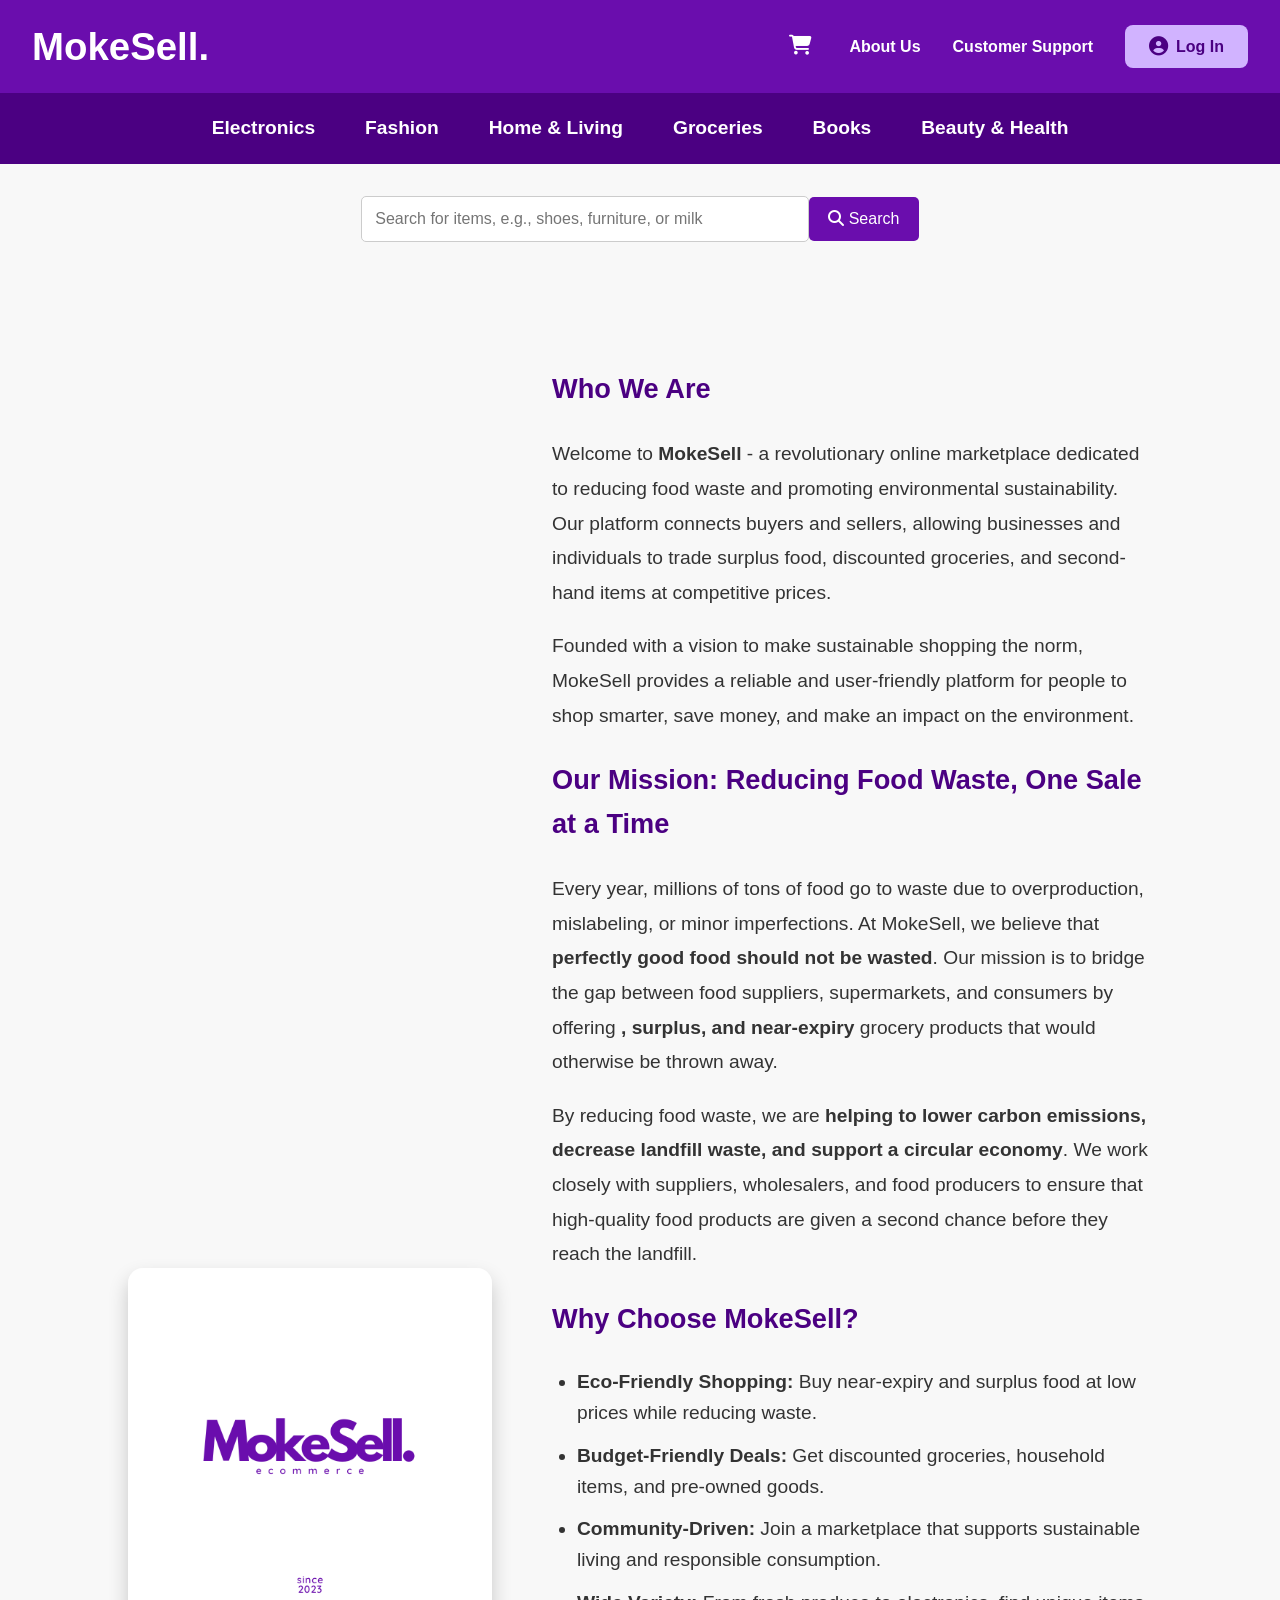
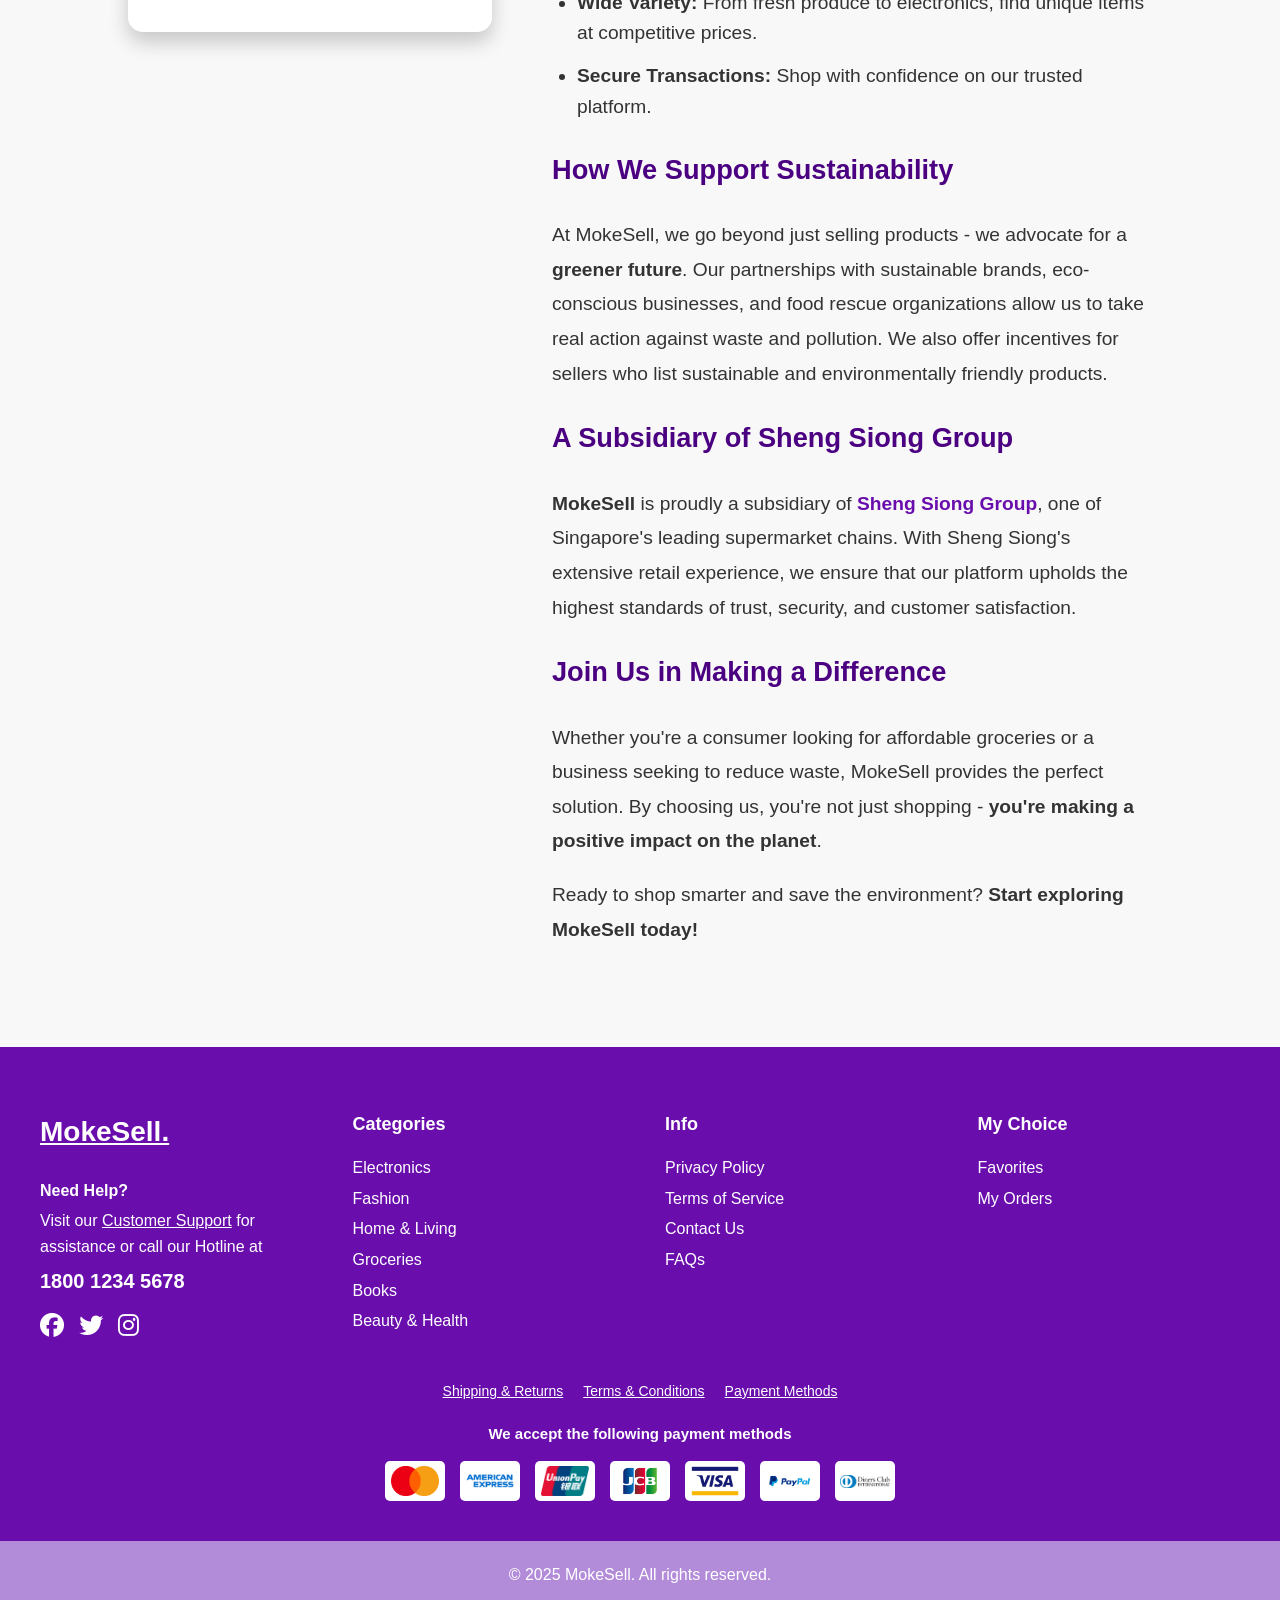
<file: about/about.html>
<!DOCTYPE html>
<html lang="en">

<head>
  <meta charset="UTF-8">
  <meta name="viewport" content="width=device-width, initial-scale=1.0">
  <title>About Us - MokeSell</title>

  <!-- Styles for abouthtml-->
  <link rel="stylesheet" href="/Codes/normalize.css">
  
  <link rel="stylesheet" href="/Codes/about/about.css">

  <!-- FontAwesome (needed for ExtraMarkers icons) -->
  <link rel="stylesheet" href="https://cdnjs.cloudflare.com/ajax/libs/font-awesome/6.4.2/css/all.min.css" />

</head>

<body>

  <!-- Header -->
  <header class="header">
    <div class="logo">
      <a href="/index.html">MokeSell.</a>
    </div>
    <nav class="nav">
      <a href="/Codes/cart/cart.html" class="cart-link">
        <i class="fas fa-shopping-cart"></i>
        <span id="cart-count" class="cart-count">0</span> 
      </a>
      <a href="/Codes/about/about.html">About Us</a>
      <a href="/index.html#customer-support">Customer Support</a>
      <button class="login-btn" id="login-btn" onclick="location.href='/Codes/login/login.html'">
        <i class="fas fa-user-circle"></i> Log In
      </button>
    </nav>
</header>

  <!-- Categories Navigation -->
  <nav class="categories-nav">
    <ul>
      <li class="dropdown">
        <a href="/Codes/construction/construction.html">Electronics</a>
        <ul class="dropdown-content">
          <li><a href="/Codes/construction/construction.html">Smartphones</a></li>
          <li><a href="/Codes/construction/construction.html">Laptops</a></li>
          <li><a href="/Codes/construction/construction.html">Gaming Consoles</a></li>
          <li><a href="/Codes/construction/construction.html">Headphones</a></li>
          <li><a href="/Codes/construction/construction.html">Cameras</a></li>
        </ul>
      </li>
      <li class="dropdown">
        <a href="/Codes/construction/construction.html">Fashion</a>
        <ul class="dropdown-content">
          <li><a href="/Codes/construction/construction.html">Men's Clothing</a></li>
          <li><a href="/Codes/construction/construction.html">Women's Clothing</a></li>
          <li><a href="/Codes/construction/construction.html">Shoes</a></li>
          <li><a href="/Codes/construction/construction.html">Accessories</a></li>
        </ul>
      </li>
      <li class="dropdown">
        <a href="/Codes/construction/construction.html">Home & Living</a>
        <ul class="dropdown-content">
          <li><a href="/Codes/construction/construction.html">Furniture</a></li>
          <li><a href="/Codes/construction/construction.html">Home Decor</a></li>
          <li><a href="/Codes/construction/construction.html">Kitchen Appliances</a></li>
        </ul>
      </li>
      <li class="dropdown">
        <a href="/Codes/groceries/groceries.html">Groceries</a>
        <ul class="dropdown-content">
          <li><a href="/Codes/construction/construction.html">Fruits & Vegetables</a></li>
          <li><a href="/Codes/construction/construction.html">Dairy Products</a></li>
          <li><a href="/Codes/construction/construction.html">Snacks & Confectionery</a></li>
        </ul>
      </li>
      <li class="dropdown">
        <a href="/Codes/construction/construction.html">Books</a>
        <ul class="dropdown-content">
          <li><a href="/Codes/construction/construction.html">Fiction</a></li>
          <li><a href="/Codes/construction/construction.html">Non-Fiction</a></li>
          <li><a href="/Codes/construction/construction.html">Manga</a></li>
        </ul>
      </li>
      <li class="dropdown">
        <a href="/Codes/construction/construction.html">Beauty & Health</a>
        <ul class="dropdown-content">
          <li><a href="/Codes/construction/construction.html">Skincare</a></li>
          <li><a href="/Codes/construction/construction.html">Haircare</a></li>
          <li><a href="/Codes/construction/construction.html">Makeup</a></li>
        </ul>
      </li>
    </ul>
  </nav>

  <!-- Search Bar -->
  <div class="search-bar">
    <input type="text" id="search-input" placeholder="Search for items, e.g., shoes, furniture, or milk">
    <button id="search-btn"><i class="fas fa-search"></i> Search</button>
  </div>

<!-- ABOUT US SECTION -->
<section class="about-section">
  <div class="about-container">
      <div class="about-image">
          <img src="/Codes/assets/moke-sell-logo.png" alt="About MokeSell">
      </div>
      <div class="about-text">

          <h3>Who We Are</h3>
          <p>
              Welcome to <strong>MokeSell</strong> - a revolutionary online marketplace dedicated to reducing food waste 
              and promoting environmental sustainability. Our platform connects buyers and sellers, allowing businesses 
              and individuals to trade surplus food, discounted groceries, and second-hand items at competitive prices.  
          </p>
          <p>
              Founded with a vision to make sustainable shopping the norm, MokeSell provides a reliable and user-friendly 
              platform for people to shop smarter, save money, and make an impact on the environment.  
          </p>

          <h3>Our Mission: Reducing Food Waste, One Sale at a Time</h3>
          <p>
              Every year, millions of tons of food go to waste due to overproduction, mislabeling, or minor imperfections. 
              At MokeSell, we believe that <strong>perfectly good food should not be wasted</strong>. Our mission is to bridge the gap 
              between food suppliers, supermarkets, and consumers by offering <strong>, surplus, and near-expiry</strong></s>
              grocery products that would otherwise be thrown away.
          </p>
          <p>
              By reducing food waste, we are <strong>helping to lower carbon emissions, decrease landfill waste, and support 
              a circular economy</strong>. We work closely with suppliers, wholesalers, and food producers to ensure that 
              high-quality food products are given a second chance before they reach the landfill.
          </p>

          <h3>Why Choose MokeSell?</h3>
          <ul>
              <li><strong>Eco-Friendly Shopping:</strong> Buy near-expiry and surplus food at low prices while reducing waste.</li>
              <li><strong>Budget-Friendly Deals:</strong> Get discounted groceries, household items, and pre-owned goods.</li>
              <li><strong>Community-Driven:</strong> Join a marketplace that supports sustainable living and responsible consumption.</li>
              <li><strong>Wide Variety:</strong> From fresh produce to electronics, find unique items at competitive prices.</li>
              <li><strong>Secure Transactions:</strong> Shop with confidence on our trusted platform.</li>
          </ul>

          <h3>How We Support Sustainability</h3>
          <p>
              At MokeSell, we go beyond just selling products - we advocate for a <strong>greener future</strong>. Our partnerships with 
              sustainable brands, eco-conscious businesses, and food rescue organizations allow us to take real action 
              against waste and pollution. We also offer incentives for sellers who list sustainable and environmentally friendly products.
          </p>

          <h3>A Subsidiary of Sheng Siong Group</h3>
          <p>
              <strong>MokeSell</strong> is proudly a subsidiary of 
              <strong><a href="https://shengsiong.com.sg/" target="_blank" class="sheng-siong-link">
                  Sheng Siong Group</a></strong>, 
              one of Singapore's leading supermarket chains. With Sheng Siong's extensive retail experience, we ensure 
              that our platform upholds the highest standards of trust, security, and customer satisfaction.  
          </p>

          <h3>Join Us in Making a Difference</h3>
          <p>
              Whether you're a consumer looking for affordable groceries or a business seeking to reduce waste, MokeSell 
              provides the perfect solution. By choosing us, you're not just shopping - <strong>you're making a positive impact 
              on the planet</strong>.  
          </p>
          <p>
              Ready to shop smarter and save the environment? <strong>Start exploring MokeSell today!</strong>
          </p>
      </div>
  </div>
</section>

   <!-- Footer -->
<footer class="footer">
  <div class="footer-container">
    <div class="footer-top">
      <!-- Left Section: Company Info -->
      <div class="footer-left">
        <h2><a href="/index.html" class="logo-link">MokeSell.</a></h2>
        <p><strong>Need Help?</strong></p>
        <p>Visit our <a href="/Codes/feedback/customer-feedback.html">Customer Support</a> for assistance or call our Hotline at</p>
        <p class="phone-number">1800 1234 5678</p>
        
        <!-- Social Media Icons (Repositioned) -->
        <div class="footer-social">
          <a href="https://www.facebook.com/" target="_blank"><i class="fab fa-facebook"></i></a>
          <a href="https://x.com/home" target="_blank"><i class="fab fa-twitter"></i></a>
          <a href="https://www.instagram.com/" target="_blank"><i class="fab fa-instagram"></i></a>
        </div>
      </div>

<!-- Categories Column -->
<div class="footer-column">
  <h4>Categories</h4>
  <ul class="menu-list">
    <li class="dropdown"><a href="/Codes/construction/construction.html">Electronics</a>
      <ul class="submenu">
        <li><a href="/Codes/construction/construction.html">Smartphones</a></li>
        <li><a href="/Codes/construction/construction.html">Laptops</a></li>
        <li><a href="/Codes/construction/construction.html">Gaming Consoles</a></li>
        <li><a href="/Codes/construction/construction.html">Headphones</a></li>
        <li><a href="/Codes/construction/construction.html">Cameras</a></li>
      </ul>
    </li>
    <li class="dropdown"><a href="/Codes/construction/construction.html">Fashion</a>
      <ul class="submenu">
        <li><a href="/Codes/construction/construction.html">Men's Clothing</a></li>
        <li><a href="/Codes/construction/construction.html">Women's Clothing</a></li>
        <li><a href="/Codes/construction/construction.html">Shoes</a></li>
        <li><a href="/Codes/construction/construction.html">Accessories</a></li>
      </ul>
    </li>
    <li class="dropdown"><a href="/Codes/construction/construction.html">Home & Living</a>
      <ul class="submenu">
        <li><a href="/Codes/construction/construction.html">Furniture</a></li>
        <li><a href="/Codes/construction/construction.html">Home Decor</a></li>
        <li><a href="/Codes/construction/construction.html">Kitchen Appliances</a></li>
      </ul>
    </li>
    <li class="dropdown"><a href="/Codes/groceries/groceries.html">Groceries</a>
      <ul class="submenu">
        <li><a href="/Codes/construction/construction.html">Fruits & Vegetables</a></li>
        <li><a href="/Codes/construction/construction.html">Dairy Products</a></li>
        <li><a href="/Codes/construction/construction.html">Snacks & Confectionery</a></li>
      </ul>
    </li>
    <li class="dropdown"><a href="/Codes/construction/construction.html">Books</a>
      <ul class="submenu">
        <li><a href="/Codes/construction/construction.html">Fiction</a></li>
        <li><a href="/Codes/construction/construction.html">Non-Fiction</a></li>
        <li><a href="/Codes/construction/construction.html">Manga</a></li>
      </ul>
    </li>
    <li class="dropdown"><a href="/Codes/construction/construction.html">Beauty & Health</a>
      <ul class="submenu">
        <li><a href="/Codes/construction/construction.html">Skincare</a></li>
        <li><a href="/Codes/construction/construction.html">Makeup</a></li>
        <li><a href="/Codes/construction/construction.html">Haircare</a></li>
      </ul>
    </li>
  </ul>
</div>

<!-- Info Column -->
<div class="footer-column">
  <h4>Info</h4>
  <ul class="menu-list">
    <li><a href="/Codes/privacy-policy/privacy.html">Privacy Policy</a></li>
    <li><a href="/Codes/terms-of-service/terms.html">Terms of Service</a></li>
    <li><a href="/Codes/feedback/customer-feedback.html">Contact Us</a></li>
    <li><a href="/Codes/faq/faq.html">FAQs</a></li>
  </ul>
</div>

<!-- My Choice Column -->
<div class="footer-column">
  <h4>My Choice</h4>
  <ul class="menu-list">
    <li><a href="#">Favorites</a></li>
    <li><a href="#">My Orders</a></li>
  </ul>
</div>
</div>

<!-- Payment & Policies Section -->
<div class="footer-payment-section">
<div class="footer-links">
  <a href="/Codes/shipping-returns/shipping-returns.html">Shipping & Returns</a>
  <a href="/Codes/terms-of-service/terms.html">Terms & Conditions</a>
  <a href="/Codes/payment-mtd/payment-mtd.html">Payment Methods</a>
</div>

<!-- Payment Methods Section -->
<p class="payment-title">We accept the following payment methods</p>
<div class="payment-icons">
<img src="/Codes/assets/mastercard.png" alt="Mastercard">
<img src="/Codes/assets/american-express.png" alt="American Express">
<img src="/Codes/assets/unionpay.png" alt="UnionPay">
<img src="/Codes/assets/jcb.png" alt="JCB">
<img src="/Codes/assets/visa.png" alt="Visa">
<img src="/Codes/assets/paypal.png" alt="PayPal">
<img src="/Codes/assets/dinersclub.png" alt="Diners Club">
</div>

</div>

</footer>

<!-- Copyright Section (Completely Separate from Footer) -->
<div class="footer-bottom">
  <p>&copy; 2025 MokeSell. All rights reserved.</p>
  </div>
  
<!-- Include JavaScript -->
<script src="/Codes/index.js"></script>
<script type="module" src="/Codes/cart/cart-counter.js"></script>

</body>
</html>
</file>
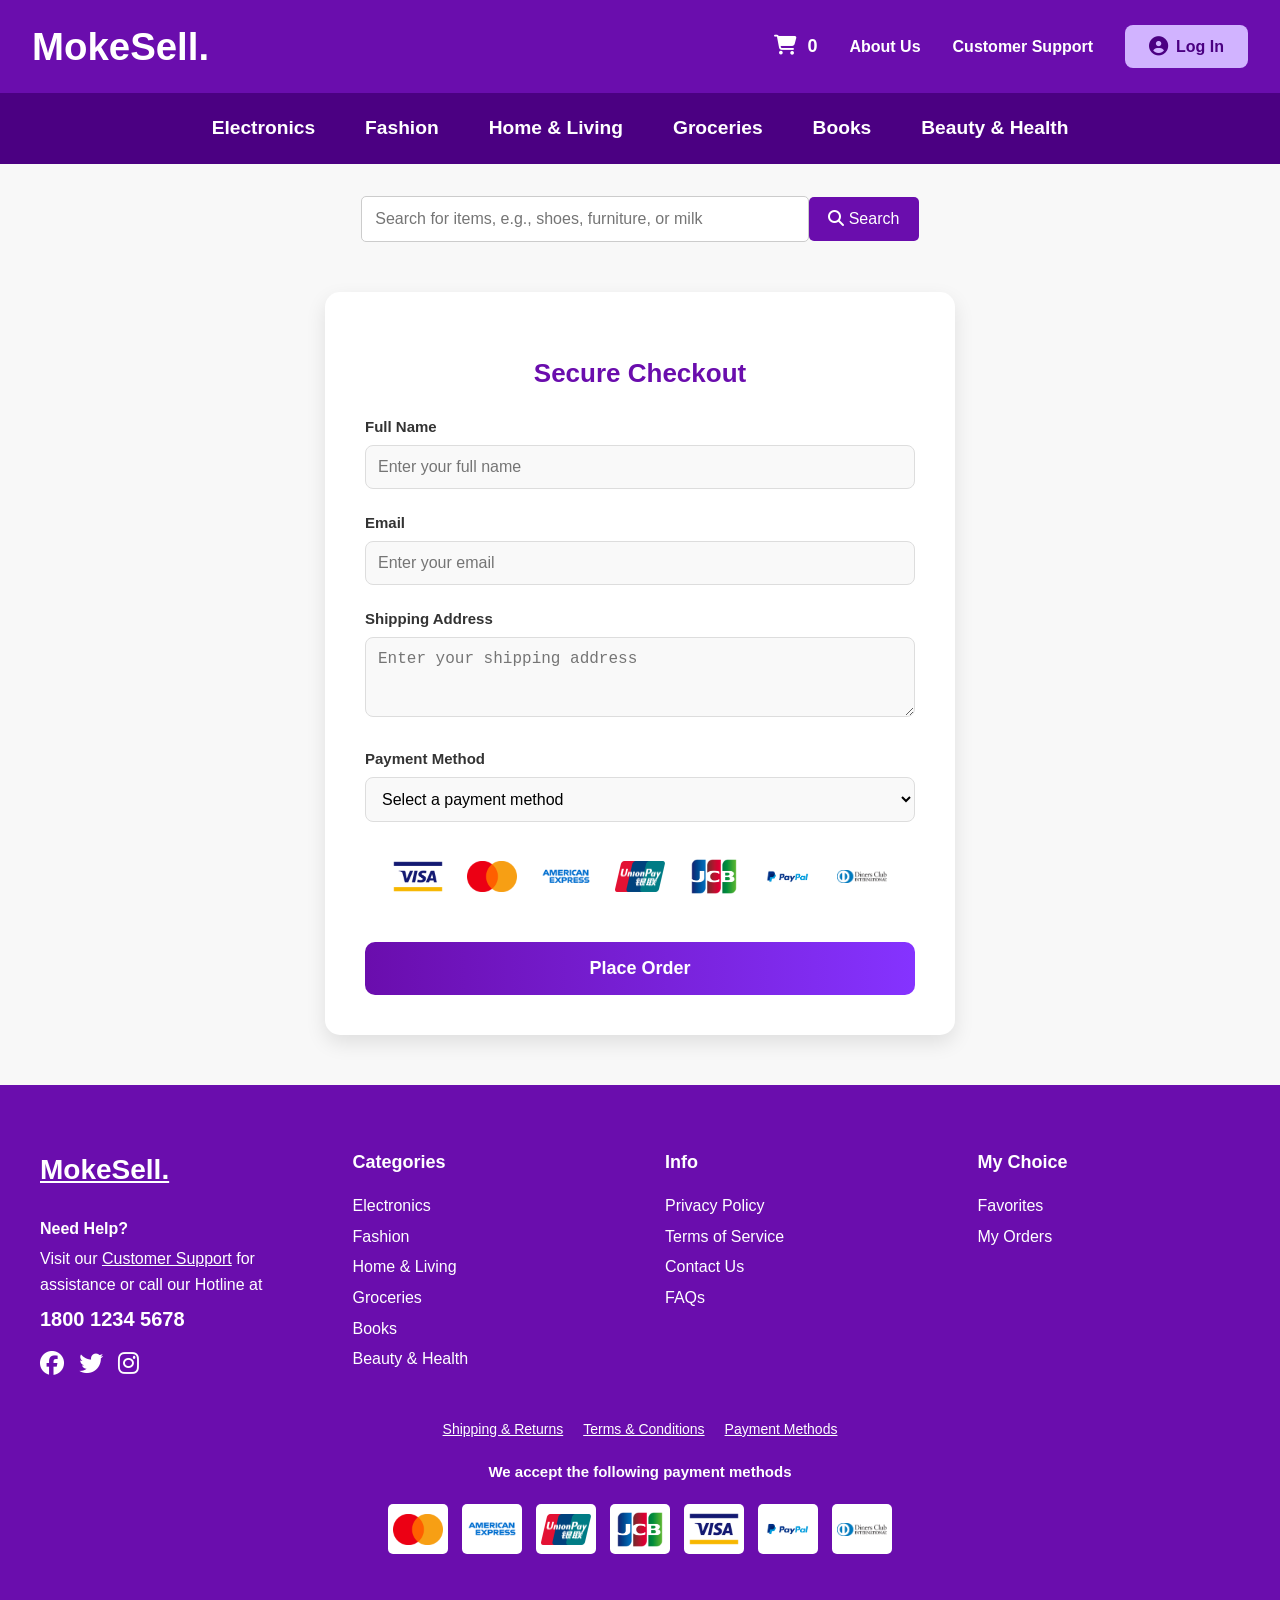
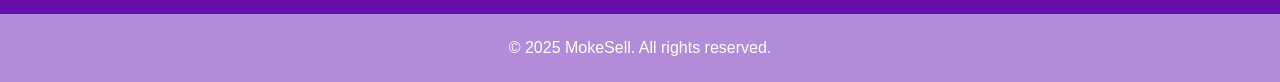
<file: checkout/checkout.html>
<!DOCTYPE html>
<html lang="en">

<head>
  <meta charset="UTF-8">
  <meta name="viewport" content="width=device-width, initial-scale=1.0">
  <title>Checkout! - MokeSell</title>

  <!-- Styles for abouthtml-->
  <link rel="stylesheet" href="../normalize.css">
  <link rel="stylesheet" href="/Codes/checkout/checkout.css">

  <!-- FontAwesome (needed for ExtraMarkers icons) -->
  <link rel="stylesheet" href="https://cdnjs.cloudflare.com/ajax/libs/font-awesome/6.4.2/css/all.min.css" />

</head>

<body>

  <!-- Header -->
  <header class="header">
    <div class="logo">
      <a href="/index.html">MokeSell.</a>
    </div>
    <nav class="nav">
      <a href="/Codes/cart/cart.html" class="cart-link">
        <i class="fas fa-shopping-cart"></i>
        <span id="cart-count" class="cart-count">0</span> 
      </a>
      <a href="/Codes/about/about.html">About Us</a>
      <a href="/index.html#customer-support">Customer Support</a>
      <button class="login-btn" id="login-btn" onclick="location.href='/Codes/login/login.html'">
        <i class="fas fa-user-circle"></i> Log In
      </button>
    </nav>
</header>

  <!-- Categories Navigation -->
  <nav class="categories-nav">
    <ul>
      <li class="dropdown">
        <a href="/Codes/construction/construction.html">Electronics</a>
        <ul class="dropdown-content">
          <li><a href="/Codes/construction/construction.html">Smartphones</a></li>
          <li><a href="/Codes/construction/construction.html">Laptops</a></li>
          <li><a href="/Codes/construction/construction.html">Gaming Consoles</a></li>
          <li><a href="/Codes/construction/construction.html">Headphones</a></li>
          <li><a href="/Codes/construction/construction.html">Cameras</a></li>
        </ul>
      </li>
      <li class="dropdown">
        <a href="/Codes/construction/construction.html">Fashion</a>
        <ul class="dropdown-content">
          <li><a href="/Codes/construction/construction.html">Men's Clothing</a></li>
          <li><a href="/Codes/construction/construction.html">Women's Clothing</a></li>
          <li><a href="/Codes/construction/construction.html">Shoes</a></li>
          <li><a href="/Codes/construction/construction.html">Accessories</a></li>
        </ul>
      </li>
      <li class="dropdown">
        <a href="/Codes/construction/construction.html">Home & Living</a>
        <ul class="dropdown-content">
          <li><a href="/Codes/construction/construction.html">Furniture</a></li>
          <li><a href="/Codes/construction/construction.html">Home Decor</a></li>
          <li><a href="/Codes/construction/construction.html">Kitchen Appliances</a></li>
        </ul>
      </li>
      <li class="dropdown">
        <a href="/Codes/groceries/groceries.html">Groceries</a>
        <ul class="dropdown-content">
          <li><a href="/Codes/construction/construction.html">Fruits & Vegetables</a></li>
          <li><a href="/Codes/construction/construction.html">Dairy Products</a></li>
          <li><a href="/Codes/construction/construction.html">Snacks & Confectionery</a></li>
        </ul>
      </li>
      <li class="dropdown">
        <a href="/Codes/construction/construction.html">Books</a>
        <ul class="dropdown-content">
          <li><a href="/Codes/construction/construction.html">Fiction</a></li>
          <li><a href="/Codes/construction/construction.html">Non-Fiction</a></li>
          <li><a href="/Codes/construction/construction.html">Manga</a></li>
        </ul>
      </li>
      <li class="dropdown">
        <a href="/Codes/construction/construction.html">Beauty & Health</a>
        <ul class="dropdown-content">
          <li><a href="/Codes/construction/construction.html">Skincare</a></li>
          <li><a href="/Codes/construction/construction.html">Haircare</a></li>
          <li><a href="/Codes/construction/construction.html">Makeup</a></li>
        </ul>
      </li>
    </ul>
  </nav>

  <!-- Search Bar -->
  <div class="search-bar">
    <input type="text" id="search-input" placeholder="Search for items, e.g., shoes, furniture, or milk">
    <button id="search-btn"><i class="fas fa-search"></i> Search</button>
  </div>


  <div class="checkout-container">
    <h2 class="checkout-title">Secure Checkout</h2>

    <!-- 🎥 Lottie Animations -->
    <div class="lottie-wrapper">
        <div id="success-checkout"></div>
        <div id="credit-card-payment"></div>
        <div id="order-processing"></div>
    </div>

    <form class="checkout-form" id="checkout-form">
        <label for="full-name">Full Name</label>
        <input type="text" id="full-name" placeholder="Enter your full name" required>

        <label for="email">Email</label>
        <input type="email" id="email" placeholder="Enter your email" required>

        <label for="address">Shipping Address</label>
        <textarea id="address" placeholder="Enter your shipping address" required></textarea>

        <label for="payment-method">Payment Method</label>
        <select id="payment-method" required>
            <option value="" disabled selected>Select a payment method</option>
            <option value="visa">Visa</option>
            <option value="mastercard">Mastercard</option>
            <option value="amex">American Express</option>
            <option value="paypal">PayPal</option>
            <option value="unionpay">UnionPay</option>
            <option value="jcb">JCB</option>
            <option value="diners">Diners Club</option>
        </select>

        <!-- 💳 Payment Logos -->
        <div class="payment-icons">
            <img src="/Codes/assets/visa.png" alt="Visa">
            <img src="/Codes/assets/mastercard.png" alt="MasterCard">
            <img src="/Codes/assets/american-express.png" alt="Amex">
            <img src="/Codes/assets/unionpay.png" alt="UnionPay">
            <img src="/Codes/assets/jcb.png" alt="JCB">
            <img src="/Codes/assets/paypal.png" alt="PayPal">
            <img src="/Codes/assets/dinersclub.png" alt="Diners Club">
        </div>

        <button type="submit" class="place-order-btn">Place Order</button>
    </form>
</div>

  <!-- Footer -->
<footer class="footer">
    <div class="footer-container">
      <div class="footer-top">
        <!-- Left Section: Company Info -->
        <div class="footer-left">
          <h2><a href="/index.html" class="logo-link">MokeSell.</a></h2>
          <p><strong>Need Help?</strong></p>
          <p>Visit our <a href="/Codes/feedback/customer-feedback.html">Customer Support</a> for assistance or call our Hotline at</p>
          <p class="phone-number">1800 1234 5678</p>
          
          <!-- Social Media Icons (Repositioned) -->
          <div class="footer-social">
            <a href="https://www.facebook.com/" target="_blank"><i class="fab fa-facebook"></i></a>
            <a href="https://x.com/home" target="_blank"><i class="fab fa-twitter"></i></a>
            <a href="https://www.instagram.com/" target="_blank"><i class="fab fa-instagram"></i></a>
          </div>
        </div>
  
        <!-- Categories Column -->
      <div class="footer-column">
        <h4>Categories</h4>
        <ul class="menu-list">
          <li class="dropdown"><a href="/Codes/construction/construction.html">Electronics</a>
            <ul class="submenu">
              <li><a href="/Codes/construction/construction.html">Smartphones</a></li>
              <li><a href="/Codes/construction/construction.html">Laptops</a></li>
              <li><a href="/Codes/construction/construction.html">Gaming Consoles</a></li>
              <li><a href="/Codes/construction/construction.html">Headphones</a></li>
              <li><a href="/Codes/construction/construction.html">Cameras</a></li>
            </ul>
          </li>
          <li class="dropdown"><a href="/Codes/construction/construction.html">Fashion</a>
            <ul class="submenu">
              <li><a href="/Codes/construction/construction.html">Men's Clothing</a></li>
              <li><a href="/Codes/construction/construction.html">Women's Clothing</a></li>
              <li><a href="/Codes/construction/construction.html">Shoes</a></li>
              <li><a href="/Codes/construction/construction.html">Accessories</a></li>
            </ul>
          </li>
          <li class="dropdown"><a href="/Codes/construction/construction.html">Home & Living</a>
            <ul class="submenu">
              <li><a href="/Codes/construction/construction.html">Furniture</a></li>
              <li><a href="/Codes/construction/construction.html">Home Decor</a></li>
              <li><a href="/Codes/construction/construction.html">Kitchen Appliances</a></li>
            </ul>
          </li>
          <li class="dropdown"><a href="/Codes/groceries/groceries.html">Groceries</a>
            <ul class="submenu">
              <li><a href="/Codes/construction/construction.html">Fruits & Vegetables</a></li>
              <li><a href="/Codes/construction/construction.html">Dairy Products</a></li>
              <li><a href="/Codes/construction/construction.html">Snacks & Confectionery</a></li>
            </ul>
          </li>
          <li class="dropdown"><a href="/Codes/construction/construction.html">Books</a>
            <ul class="submenu">
              <li><a href="/Codes/construction/construction.html">Fiction</a></li>
              <li><a href="/Codes/construction/construction.html">Non-Fiction</a></li>
              <li><a href="/Codes/construction/construction.html">Manga</a></li>
            </ul>
          </li>
          <li class="dropdown"><a href="/Codes/construction/construction.html">Beauty & Health</a>
            <ul class="submenu">
              <li><a href="/Codes/construction/construction.html">Skincare</a></li>
              <li><a href="/Codes/construction/construction.html">Makeup</a></li>
              <li><a href="/Codes/construction/construction.html">Haircare</a></li>
            </ul>
          </li>
        </ul>
      </div>

      <!-- Info Column -->
      <div class="footer-column">
        <h4>Info</h4>
        <ul class="menu-list">
          <li><a href="/Codes/privacy-policy/privacy.html">Privacy Policy</a></li>
          <li><a href="/Codes/terms-of-service/terms.html">Terms of Service</a></li>
          <li><a href="/Codes/feedback/customer-feedback.html">Contact Us</a></li>
          <li><a href="/Codes/faq/faq.html">FAQs</a></li>
        </ul>
      </div>

      <!-- My Choice Column -->
      <div class="footer-column">
        <h4>My Choice</h4>
        <ul class="menu-list">
          <li><a href="#">Favorites</a></li>
          <li><a href="#">My Orders</a></li>
        </ul>
      </div>
    </div>

    <!-- Payment & Policies Section -->
    <div class="footer-payment-section">
      <div class="footer-links">
        <a href="/Codes/shipping-returns/shipping-returns.html">Shipping & Returns</a>
        <a href="/Codes/terms-of-service/terms.html">Terms & Conditions</a>
        <a href="/Codes/payment-mtd/payment-mtd.html">Payment Methods</a>
      </div>

    <!-- Payment Methods Section -->
    <p class="payment-title">We accept the following payment methods</p>
    <div class="payment-icons">
      <img src="/Codes/assets/mastercard.png" alt="Mastercard">
      <img src="/Codes/assets/american-express.png" alt="American Express">
      <img src="/Codes/assets/unionpay.png" alt="UnionPay">
      <img src="/Codes/assets/jcb.png" alt="JCB">
      <img src="/Codes/assets/visa.png" alt="Visa">
      <img src="/Codes/assets/paypal.png" alt="PayPal">
      <img src="/Codes/assets/dinersclub.png" alt="Diners Club">
    </div>

  </div>

</footer>
<!-- Copyright Section (Completely Separate from Footer) -->
<div class="footer-bottom">
  <p>&copy; 2025 MokeSell. All rights reserved.</p>
</div>
  
  <!-- Include JavaScript -->
  <script src="/Codes/index.js"></script>
  <script type="module" src="/Codes/checkout/checkout.js"></script>

  
  </body>
  </html>
</file>
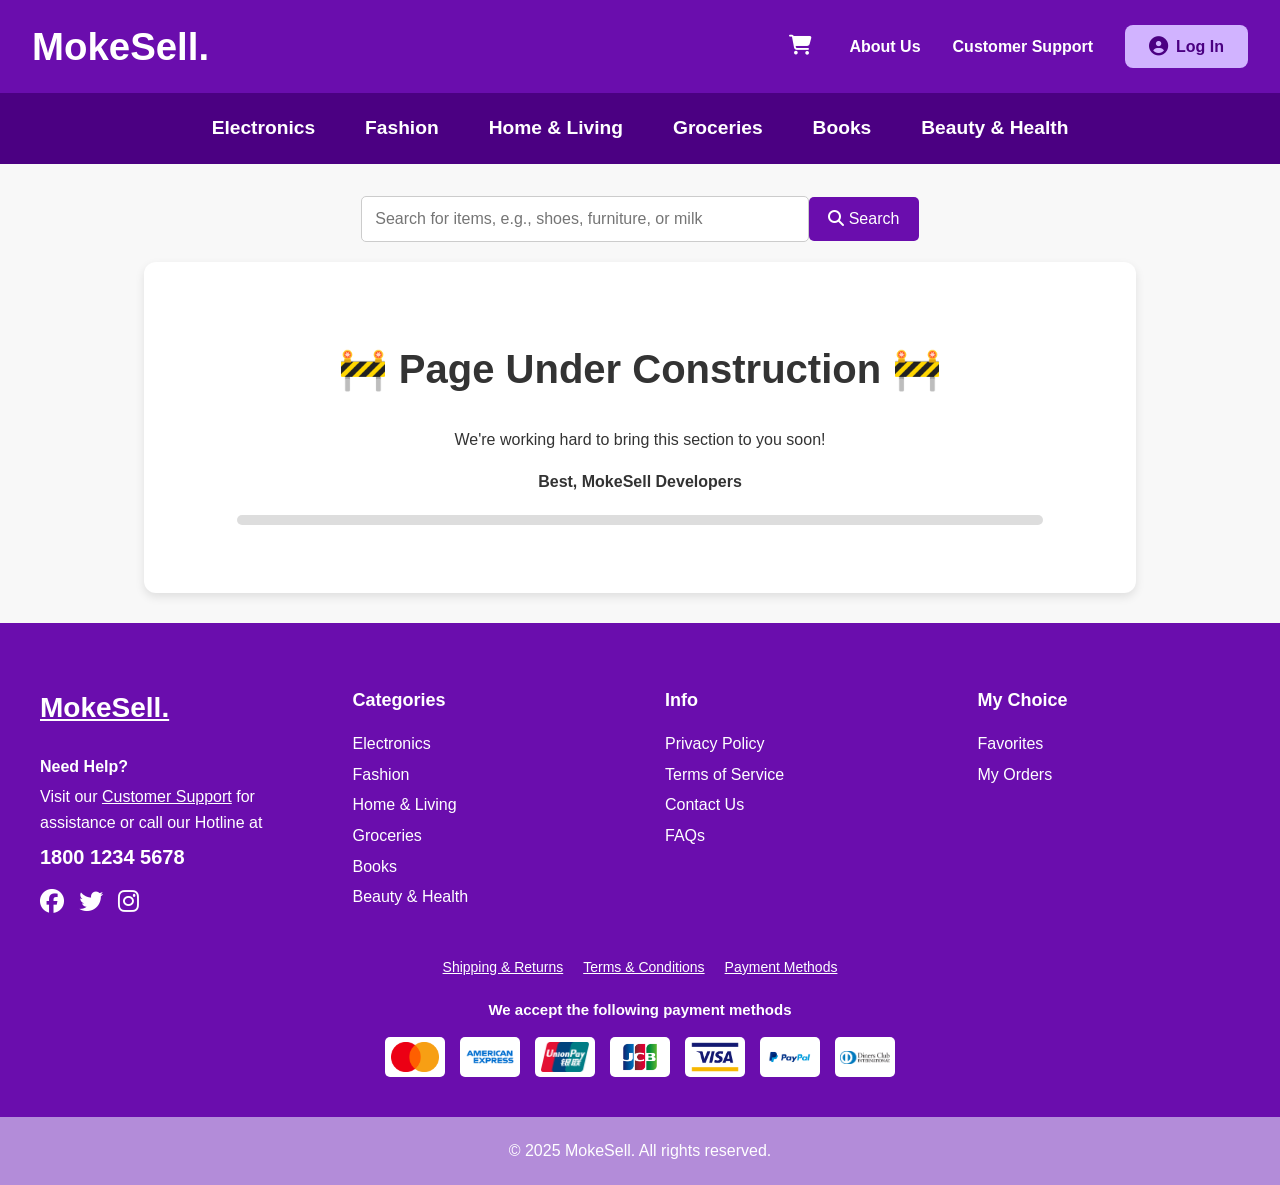
<file: construction/construction.html>
<!DOCTYPE html>
<html lang="en">

<head>
  <meta charset="UTF-8">
  <meta name="viewport" content="width=device-width, initial-scale=1.0">
  <title>U/C - MokeSell</title>

  <!-- Styles for construction.html -->
  <link rel="stylesheet" href="../normalize.css">
  <link rel="stylesheet" href="/Codes/construction/construction.css">

  <!-- FontAwesome (needed for ExtraMarkers icons) -->
  <link rel="stylesheet" href="https://cdnjs.cloudflare.com/ajax/libs/font-awesome/6.4.2/css/all.min.css" />
</head>

<!-- FIX: Applied construction-page class directly to the body -->
<body class="construction-page">

  <!-- Header -->
  <header class="header">
    <div class="logo">
      <a href="/index.html">MokeSell.</a>
    </div>
    <nav class="nav">
      <a href="/Codes/cart/cart.html" class="cart-link">
        <i class="fas fa-shopping-cart"></i>
        <span id="cart-count" class="cart-count">0</span> 
      </a>
      <a href="/Codes/about/about.html">About Us</a>
      <a href="/index.html#customer-support">Customer Support</a>
      <button class="login-btn" id="login-btn" onclick="location.href='/Codes/login/login.html'">
        <i class="fas fa-user-circle"></i> Log In
      </button>
    </nav>
</header>
  
    <!-- Categories Navigation -->
  <nav class="categories-nav">
    <ul>
      <li class="dropdown">
        <a href="/Codes/construction/construction.html">Electronics</a>
        <ul class="dropdown-content">
          <li><a href="/Codes/construction/construction.html">Smartphones</a></li>
          <li><a href="/Codes/construction/construction.html">Laptops</a></li>
          <li><a href="/Codes/construction/construction.html">Gaming Consoles</a></li>
          <li><a href="/Codes/construction/construction.html">Headphones</a></li>
          <li><a href="/Codes/construction/construction.html">Cameras</a></li>
        </ul>
      </li>
      <li class="dropdown">
        <a href="/Codes/construction/construction.html">Fashion</a>
        <ul class="dropdown-content">
          <li><a href="/Codes/construction/construction.html">Men's Clothing</a></li>
          <li><a href="/Codes/construction/construction.html">Women's Clothing</a></li>
          <li><a href="/Codes/construction/construction.html">Shoes</a></li>
          <li><a href="/Codes/construction/construction.html">Accessories</a></li>
        </ul>
      </li>
      <li class="dropdown">
        <a href="/Codes/construction/construction.html">Home & Living</a>
        <ul class="dropdown-content">
          <li><a href="/Codes/construction/construction.html">Furniture</a></li>
          <li><a href="/Codes/construction/construction.html">Home Decor</a></li>
          <li><a href="/Codes/construction/construction.html">Kitchen Appliances</a></li>
        </ul>
      </li>
      <li class="dropdown">
        <a href="/Codes/groceries/groceries.html">Groceries</a>
        <ul class="dropdown-content">
          <li><a href="/Codes/construction/construction.html">Fruits & Vegetables</a></li>
          <li><a href="/Codes/construction/construction.html">Dairy Products</a></li>
          <li><a href="/Codes/construction/construction.html">Snacks & Confectionery</a></li>
        </ul>
      </li>
      <li class="dropdown">
        <a href="/Codes/construction/construction.html">Books</a>
        <ul class="dropdown-content">
          <li><a href="/Codes/construction/construction.html">Fiction</a></li>
          <li><a href="/Codes/construction/construction.html">Non-Fiction</a></li>
          <li><a href="/Codes/construction/construction.html">Manga</a></li>
        </ul>
      </li>
      <li class="dropdown">
        <a href="/Codes/construction/construction.html">Beauty & Health</a>
        <ul class="dropdown-content">
          <li><a href="/Codes/construction/construction.html">Skincare</a></li>
          <li><a href="/Codes/construction/construction.html">Haircare</a></li>
          <li><a href="/Codes/construction/construction.html">Makeup</a></li>
        </ul>
      </li>
    </ul>
  </nav>

    <!-- Search Bar -->
    <div class="search-bar">
      <input type="text" id="search-input" placeholder="Search for items, e.g., shoes, furniture, or milk">
      <button id="search-btn"><i class="fas fa-search"></i> Search</button>
    </div>

    <div class="construction-section">
        <div class="construction-container">
            <h1>🚧 Page Under Construction 🚧</h1>
            <p>We're working hard to bring this section to you soon!</p>
            <strong>Best, MokeSell Developers</strong>
    
            <div class="progress-bar">
                <div class="progress"></div>
            </div>
        </div>
    </div>
    

    <!-- Footer -->
<footer class="footer">
  <div class="footer-container">
    <div class="footer-top">
      <!-- Left Section: Company Info -->
      <div class="footer-left">
        <h2><a href="/index.html" class="logo-link">MokeSell.</a></h2>
        <p><strong>Need Help?</strong></p>
        <p>Visit our <a href="/Codes/feedback/customer-feedback.html">Customer Support</a> for assistance or call our Hotline at</p>
        <p class="phone-number">1800 1234 5678</p>
        
        <!-- Social Media Icons (Repositioned) -->
        <div class="footer-social">
          <a href="https://www.facebook.com/" target="_blank"><i class="fab fa-facebook"></i></a>
          <a href="https://x.com/home" target="_blank"><i class="fab fa-twitter"></i></a>
          <a href="https://www.instagram.com/" target="_blank"><i class="fab fa-instagram"></i></a>
        </div>
      </div>

      <!-- Categories Column -->
      <div class="footer-column">
        <h4>Categories</h4>
        <ul class="menu-list">
          <li class="dropdown"><a href="/Codes/construction/construction.html">Electronics</a>
            <ul class="submenu">
              <li><a href="/Codes/construction/construction.html">Smartphones</a></li>
              <li><a href="/Codes/construction/construction.html">Laptops</a></li>
              <li><a href="/Codes/construction/construction.html">Gaming Consoles</a></li>
              <li><a href="/Codes/construction/construction.html">Headphones</a></li>
              <li><a href="/Codes/construction/construction.html">Cameras</a></li>
            </ul>
          </li>
          <li class="dropdown"><a href="/Codes/construction/construction.html">Fashion</a>
            <ul class="submenu">
              <li><a href="/Codes/construction/construction.html">Men's Clothing</a></li>
              <li><a href="/Codes/construction/construction.html">Women's Clothing</a></li>
              <li><a href="/Codes/construction/construction.html">Shoes</a></li>
              <li><a href="/Codes/construction/construction.html">Accessories</a></li>
            </ul>
          </li>
          <li class="dropdown"><a href="/Codes/construction/construction.html">Home & Living</a>
            <ul class="submenu">
              <li><a href="/Codes/construction/construction.html">Furniture</a></li>
              <li><a href="/Codes/construction/construction.html">Home Decor</a></li>
              <li><a href="/Codes/construction/construction.html">Kitchen Appliances</a></li>
            </ul>
          </li>
          <li class="dropdown">
            <a href="/Codes/groceries/groceries.html">Groceries</a>
            <ul class="dropdown-content">
              <li><a href="/Codes/construction/construction.html">Fruits & Vegetables</a></li>
              <li><a href="/Codes/construction/construction.html">Dairy Products</a></li>
              <li><a href="/Codes/construction/construction.html">Snacks & Confectionery</a></li>
            </ul>
          </li>
          <li class="dropdown">
            <a href="/Codes/construction/construction.html">Books</a>
            <ul class="dropdown-content">
              <li><a href="/Codes/construction/construction.html">Fiction</a></li>
              <li><a href="/Codes/construction/construction.html">Non-Fiction</a></li>
              <li><a href="/Codes/construction/construction.html">Manga</a></li>
            </ul>
          </li>
          <li class="dropdown"><a href="/Codes/construction/construction.html">Beauty & Health</a>
            <ul class="submenu">
              <li><a href="/Codes/construction/construction.html">Skincare</a></li>
              <li><a href="/Codes/construction/construction.html">Makeup</a></li>
              <li><a href="/Codes/construction/construction.html">Haircare</a></li>
            </ul>
          </li>
        </ul>
      </div>

      <!-- Info Column -->
      <div class="footer-column">
        <h4>Info</h4>
        <ul class="menu-list">
          <li><a href="/Codes/privacy-policy/privacy.html">Privacy Policy</a></li>
          <li><a href="/Codes/terms-of-service/terms.html">Terms of Service</a></li>
          <li><a href="/Codes/feedback/customer-feedback.html">Contact Us</a></li>
          <li><a href="/Codes/faq/faq.html">FAQs</a></li>
        </ul>
      </div>

      <!-- My Choice Column -->
      <div class="footer-column">
        <h4>My Choice</h4>
        <ul class="menu-list">
          <li><a href="#">Favorites</a></li>
          <li><a href="#">My Orders</a></li>
        </ul>
      </div>
    </div>

    <!-- Payment & Policies Section -->
    <div class="footer-payment-section">
      <div class="footer-links">
        <a href="/Codes/shipping-returns/shipping-returns.html">Shipping & Returns</a>
        <a href="/Codes/terms-of-service/terms.html">Terms & Conditions</a>
        <a href="/Codes/payment-mtd/payment-mtd.html">Payment Methods</a>
      </div>

    <!-- Payment Methods Section -->
    <p class="payment-title">We accept the following payment methods</p>
    <div class="payment-icons">
      <img src="/Codes/assets/mastercard.png" alt="Mastercard">
      <img src="/Codes/assets/american-express.png" alt="American Express">
      <img src="/Codes/assets/unionpay.png" alt="UnionPay">
      <img src="/Codes/assets/jcb.png" alt="JCB">
      <img src="/Codes/assets/visa.png" alt="Visa">
      <img src="/Codes/assets/paypal.png" alt="PayPal">
      <img src="/Codes/assets/dinersclub.png" alt="Diners Club">
    </div>

  </div>

</footer>
<!-- Copyright Section (Completely Separate from Footer) -->
<div class="footer-bottom">
  <p>&copy; 2025 MokeSell. All rights reserved.</p>
</div>

<!-- Include JavaScript -->
<script src="/Codes/index.js"></script>
<script type="module" src="/Codes/cart/cart-counter.js"></script>

</body>
</html>
</file>
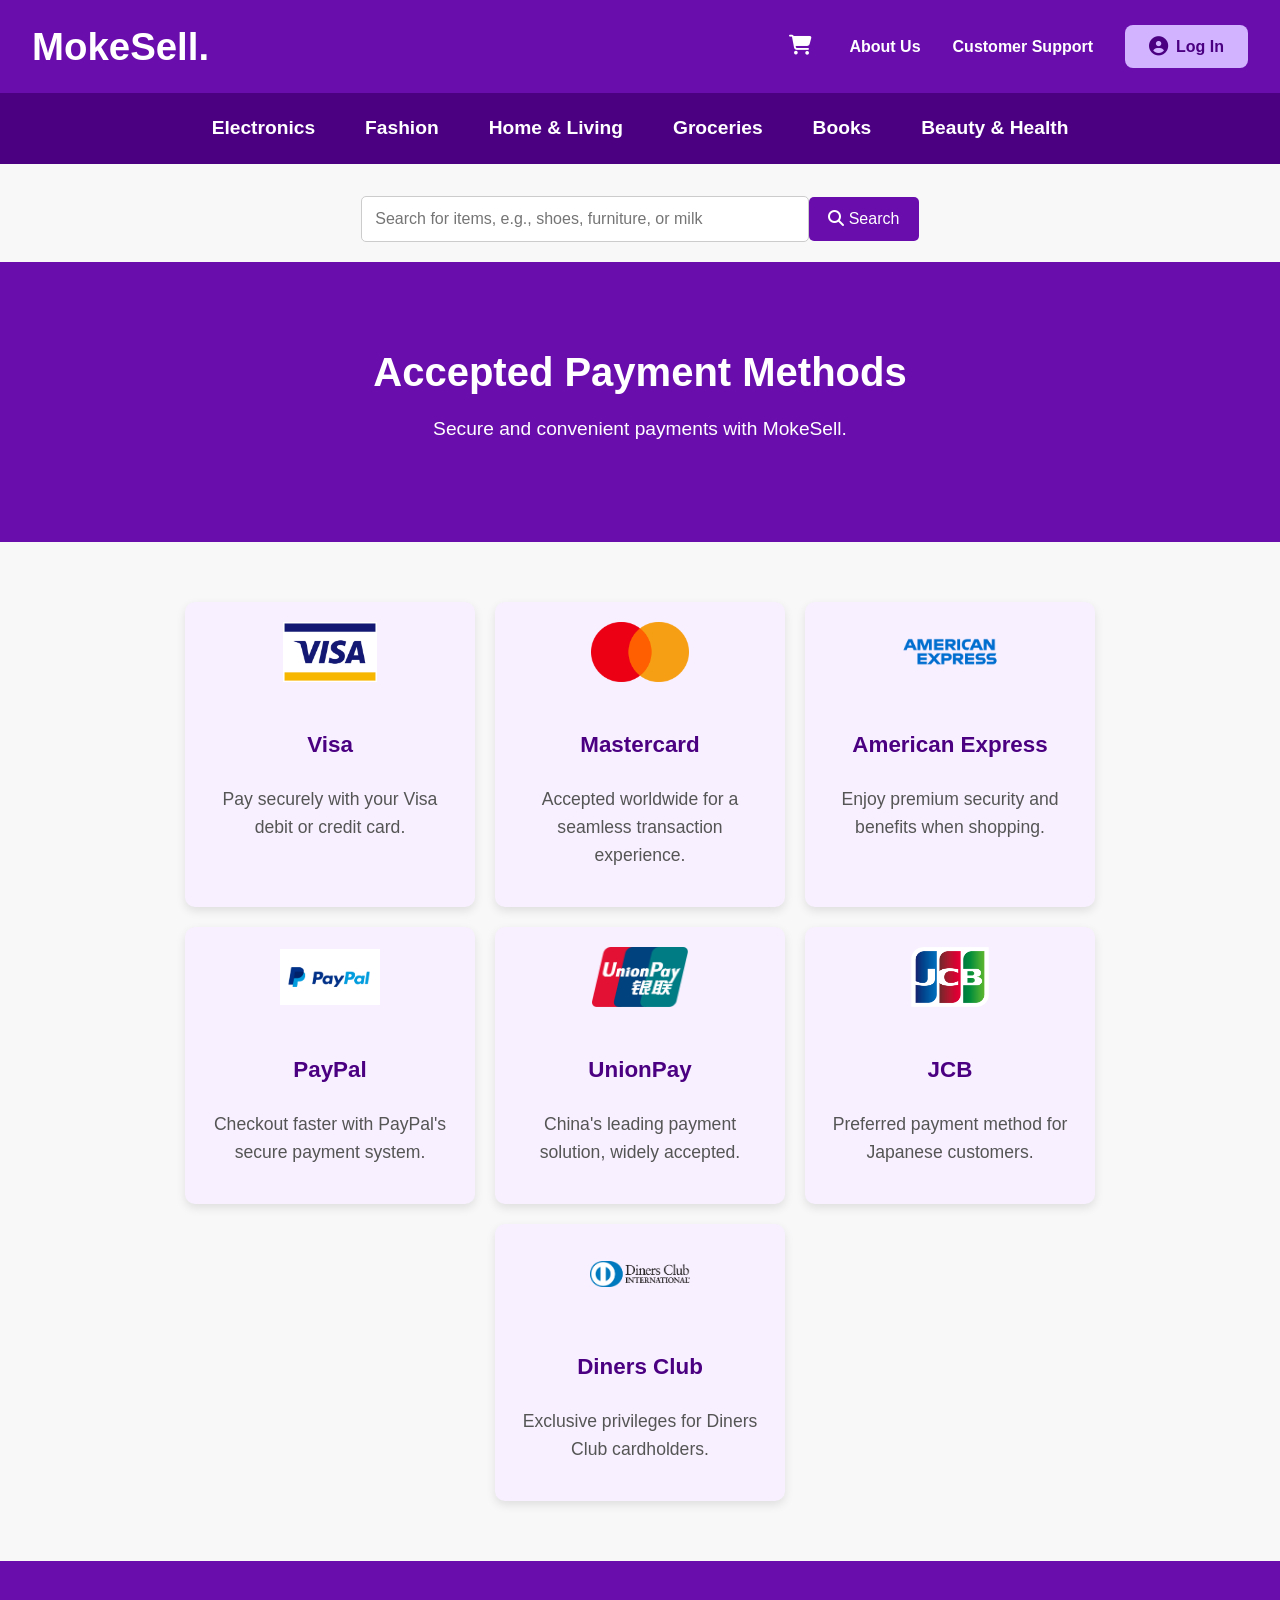
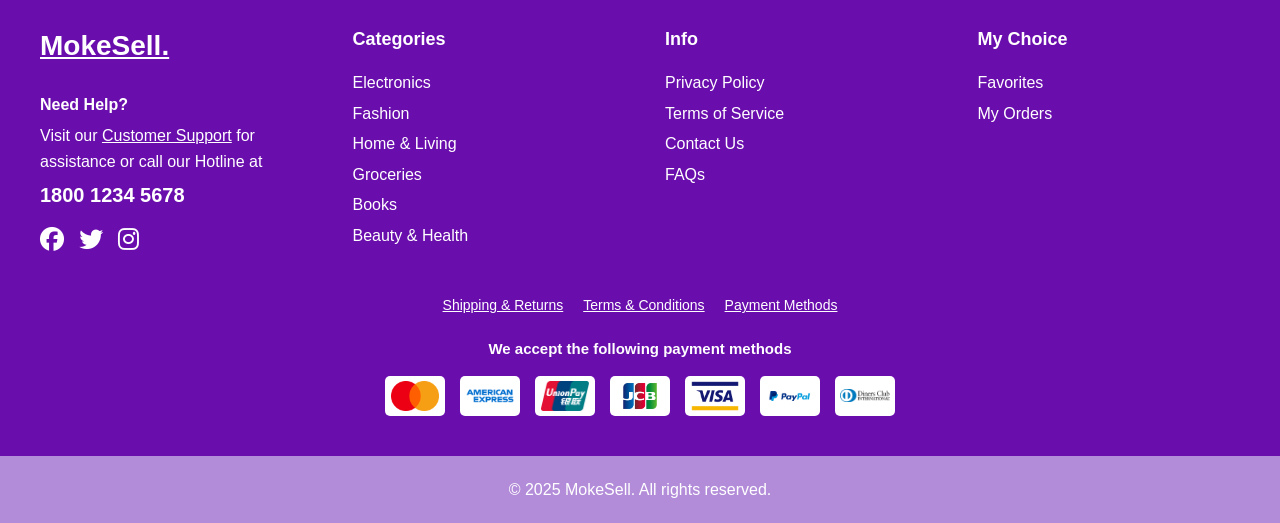
<file: payment-mtd/payment-mtd.html>
<!DOCTYPE html>
<html lang="en">

<head>
  <meta charset="UTF-8">
  <meta name="viewport" content="width=device-width, initial-scale=1.0">
  <title>Terms of Service - MokeSell</title>

  <!-- Styles for abouthtml-->
  <link rel="stylesheet" href="../normalize.css">
  <link rel="stylesheet" href="/Codes/payment-mtd/payment-mtd.css">

  <!-- FontAwesome (needed for ExtraMarkers icons) -->
  <link rel="stylesheet" href="https://cdnjs.cloudflare.com/ajax/libs/font-awesome/6.4.2/css/all.min.css" />

</head>

<body>

  <!-- Header -->
  <header class="header">
    <div class="logo">
      <a href="/index.html">MokeSell.</a>
    </div>
    <nav class="nav">
      <a href="/Codes/cart/cart.html" class="cart-link">
        <i class="fas fa-shopping-cart"></i>
        <span id="cart-count" class="cart-count">0</span> 
      </a>
      <a href="/Codes/about/about.html">About Us</a>
      <a href="/index.html#customer-support">Customer Support</a>
      <button class="login-btn" id="login-btn" onclick="location.href='/Codes/login/login.html'">
        <i class="fas fa-user-circle"></i> Log In
      </button>
    </nav>
</header>

  <!-- Categories Navigation -->
  <nav class="categories-nav">
    <ul>
      <li class="dropdown">
        <a href="/Codes/construction/construction.html">Electronics</a>
        <ul class="dropdown-content">
          <li><a href="/Codes/construction/construction.html">Smartphones</a></li>
          <li><a href="/Codes/construction/construction.html">Laptops</a></li>
          <li><a href="/Codes/construction/construction.html">Gaming Consoles</a></li>
          <li><a href="/Codes/construction/construction.html">Headphones</a></li>
          <li><a href="/Codes/construction/construction.html">Cameras</a></li>
        </ul>
      </li>
      <li class="dropdown">
        <a href="/Codes/construction/construction.html">Fashion</a>
        <ul class="dropdown-content">
          <li><a href="/Codes/construction/construction.html">Men's Clothing</a></li>
          <li><a href="/Codes/construction/construction.html">Women's Clothing</a></li>
          <li><a href="/Codes/construction/construction.html">Shoes</a></li>
          <li><a href="/Codes/construction/construction.html">Accessories</a></li>
        </ul>
      </li>
      <li class="dropdown">
        <a href="/Codes/construction/construction.html">Home & Living</a>
        <ul class="dropdown-content">
          <li><a href="/Codes/construction/construction.html">Furniture</a></li>
          <li><a href="/Codes/construction/construction.html">Home Decor</a></li>
          <li><a href="/Codes/construction/construction.html">Kitchen Appliances</a></li>
        </ul>
      </li>
      <li class="dropdown"><a href="/Codes/groceries/groceries.html">Groceries</a>
        <ul class="dropdown-content">
          <li><a href="/Codes/construction/construction.html">Fruits & Vegetables</a></li>
          <li><a href="/Codes/construction/construction.html">Dairy Products</a></li>
          <li><a href="/Codes/construction/construction.html">Snacks & Confectionery</a></li>
        </ul>
      </li>
      <li class="dropdown"><a href="/Codes/construction/construction.html">Books</a>
        <ul class="dropdown-content">
          <li><a href="/Codes/construction/construction.html">Fiction</a></li>
          <li><a href="/Codes/construction/construction.html">Non-Fiction</a></li>
          <li><a href="/Codes/construction/construction.html">Manga</a></li>
        </ul>
      </li>
      <li class="dropdown">
        <a href="/Codes/construction/construction.html">Beauty & Health</a>
        <ul class="dropdown-content">
          <li><a href="/Codes/construction/construction.html">Skincare</a></li>
          <li><a href="/Codes/construction/construction.html">Haircare</a></li>
          <li><a href="/Codes/construction/construction.html">Makeup</a></li>
        </ul>
      </li>
    </ul>
  </nav>

  <!-- Search Bar -->
  <div class="search-bar">
    <input type="text" id="search-input" placeholder="Search for items, e.g., shoes, furniture, or milk">
    <button id="search-btn"><i class="fas fa-search"></i> Search</button>
  </div>

  <header class="payment-header">
    <h1>Accepted Payment Methods</h1>
    <p>Secure and convenient payments with MokeSell.</p>
</header>

<section class="payment-container">
    <a href="https://www.visa.com" target="_blank" class="payment-method">
      <img src="/Codes/assets/visa.png" alt="Visa">
      <h3>Visa</h3>
      <p>Pay securely with your Visa debit or credit card.</p>
  </a>

  <a href="https://www.mastercard.com" target="_blank" class="payment-method">
      <img src="/Codes/assets/mastercard.png" alt="Mastercard">
      <h3>Mastercard</h3>
      <p>Accepted worldwide for a seamless transaction experience.</p>
  </a>

  <a href="https://www.americanexpress.com" target="_blank" class="payment-method">
      <img src="/Codes/assets/american-express.png" alt="American Express">
      <h3>American Express</h3>
      <p>Enjoy premium security and benefits when shopping.</p>
  </a>

  <a href="https://www.paypal.com" target="_blank" class="payment-method">
      <img src="/Codes/assets/paypal.png" alt="PayPal">
      <h3>PayPal</h3>
      <p>Checkout faster with PayPal's secure payment system.</p>
  </a>

  <a href="https://www.unionpayintl.com" target="_blank" class="payment-method">
      <img src="/Codes/assets/unionpay.png" alt="UnionPay">
      <h3>UnionPay</h3>
      <p>China's leading payment solution, widely accepted.</p>
  </a>

  <a href="https://www.jcbcard.com" target="_blank" class="payment-method">
      <img src="/Codes/assets/jcb.png" alt="JCB">
      <h3>JCB</h3>
      <p>Preferred payment method for Japanese customers.</p>
  </a>

  <a href="https://www.dinersclub.com" target="_blank" class="payment-method">
      <img src="/Codes/assets/dinersclub.png" alt="Diners Club">
      <h3>Diners Club</h3>
      <p>Exclusive privileges for Diners Club cardholders.</p>
  </a>
</section>

  <!-- Footer -->
<footer class="footer">
  <div class="footer-container">
    <div class="footer-top">
      <!-- Left Section: Company Info -->
      <div class="footer-left">
        <h2><a href="/index.html" class="logo-link">MokeSell.</a></h2>
        <p><strong>Need Help?</strong></p>
        <p>Visit our <a href="/Codes/customer-feedback.html">Customer Support</a> for assistance or call our Hotline at</p>
        <p class="phone-number">1800 1234 5678</p>
        
        <!-- Social Media Icons (Repositioned) -->
        <div class="footer-social">
          <a href="https://www.facebook.com/" target="_blank"><i class="fab fa-facebook"></i></a>
          <a href="https://x.com/home" target="_blank"><i class="fab fa-twitter"></i></a>
          <a href="https://www.instagram.com/" target="_blank"><i class="fab fa-instagram"></i></a>
        </div>
      </div>

      <!-- Categories Column -->
      <div class="footer-column">
        <h4>Categories</h4>
        <ul class="menu-list">
          <li class="dropdown"><a href="/Codes/construction/construction.html">Electronics</a>
            <ul class="submenu">
              <li><a href="/Codes/construction/construction.html">Smartphones</a></li>
              <li><a href="/Codes/construction/construction.html">Laptops</a></li>
              <li><a href="/Codes/construction/construction.html">Gaming Consoles</a></li>
              <li><a href="/Codes/construction/construction.html">Headphones</a></li>
              <li><a href="/Codes/construction/construction.html">Cameras</a></li>
            </ul>
          </li>
          <li class="dropdown"><a href="/Codes/construction/construction.html">Fashion</a>
            <ul class="submenu">
              <li><a href="/Codes/construction/construction.html">Men's Clothing</a></li>
              <li><a href="/Codes/construction/construction.html">Women's Clothing</a></li>
              <li><a href="/Codes/construction/construction.html">Shoes</a></li>
              <li><a href="/Codes/construction/construction.html">Accessories</a></li>
            </ul>
          </li>
          <li class="dropdown"><a href="/Codes/construction/construction.html">Home & Living</a>
            <ul class="submenu">
              <li><a href="/Codes/construction/construction.html">Furniture</a></li>
              <li><a href="/Codes/construction/construction.html">Home Decor</a></li>
              <li><a href="/Codes/construction/construction.html">Kitchen Appliances</a></li>
            </ul>
          </li>
          <li class="dropdown"><a href="/Codes/groceries/groceries.html">Groceries</a>
            <ul class="submenu">
              <li><a href="/Codes/construction/construction.html">Fruits & Vegetables</a></li>
              <li><a href="/Codes/construction/construction.html">Dairy Products</a></li>
              <li><a href="/Codes/construction/construction.html">Snacks & Confectionery</a></li>
            </ul>
          </li>
          <li class="dropdown"><a href="/Codes/construction/construction.html">Books</a>
            <ul class="submenu">
              <li><a href="/Codes/construction/construction.html">Fiction</a></li>
              <li><a href="/Codes/construction/construction.html">Non-Fiction</a></li>
              <li><a href="/Codes/construction/construction.html">Manga</a></li>
            </ul>
          </li>
          <li class="dropdown"><a href="/Codes/construction/construction.html">Beauty & Health</a>
            <ul class="submenu">
              <li><a href="/Codes/construction/construction.html">Skincare</a></li>
              <li><a href="/Codes/construction/construction.html">Makeup</a></li>
              <li><a href="/Codes/construction/construction.html">Haircare</a></li>
            </ul>
          </li>
        </ul>
      </div>

      <!-- Info Column -->
      <div class="footer-column">
        <h4>Info</h4>
        <ul class="menu-list">
          <li><a href="/Codes/privacy-policy/privacy.html">Privacy Policy</a></li>
          <li><a href="/Codes/terms-of-service/terms.html">Terms of Service</a></li>
          <li><a href="/Codes/feedback/customer-feedback.html">Contact Us</a></li>
          <li><a href="/Codes/faq/faq.html">FAQs</a></li>
        </ul>
      </div>

      <!-- My Choice Column -->
      <div class="footer-column">
        <h4>My Choice</h4>
        <ul class="menu-list">
          <li><a href="#">Favorites</a></li>
          <li><a href="#">My Orders</a></li>
        </ul>
      </div>
    </div>

    <!-- Payment & Policies Section -->
    <div class="footer-payment-section">
      <div class="footer-links">
        <a href="/Codes/shipping-returns/shipping-returns.html">Shipping & Returns</a>
        <a href="/Codes/terms-of-service/terms.html">Terms & Conditions</a>
        <a href="/Codes/payment-mtd/payment-mtd.html">Payment Methods</a>
      </div>

    <!-- Payment Methods Section -->
    <p class="payment-title">We accept the following payment methods</p>
    <div class="payment-icons">
      <img src="/Codes/assets/mastercard.png" alt="Mastercard">
      <img src="/Codes/assets/american-express.png" alt="American Express">
      <img src="/Codes/assets/unionpay.png" alt="UnionPay">
      <img src="/Codes/assets/jcb.png" alt="JCB">
      <img src="/Codes/assets/visa.png" alt="Visa">
      <img src="/Codes/assets/paypal.png" alt="PayPal">
      <img src="/Codes/assets/dinersclub.png" alt="Diners Club">
    </div>

  </div>

</footer>
<!-- Copyright Section (Completely Separate from Footer) -->
<div class="footer-bottom">
  <p>&copy; 2025 MokeSell. All rights reserved.</p>
</div>
<!-- Include JavaScript -->
<script src="/Codes/index.js"></script>
<script type="module" src="/Codes/cart/cart-counter.js"></script>

</body>
</html>
</file>
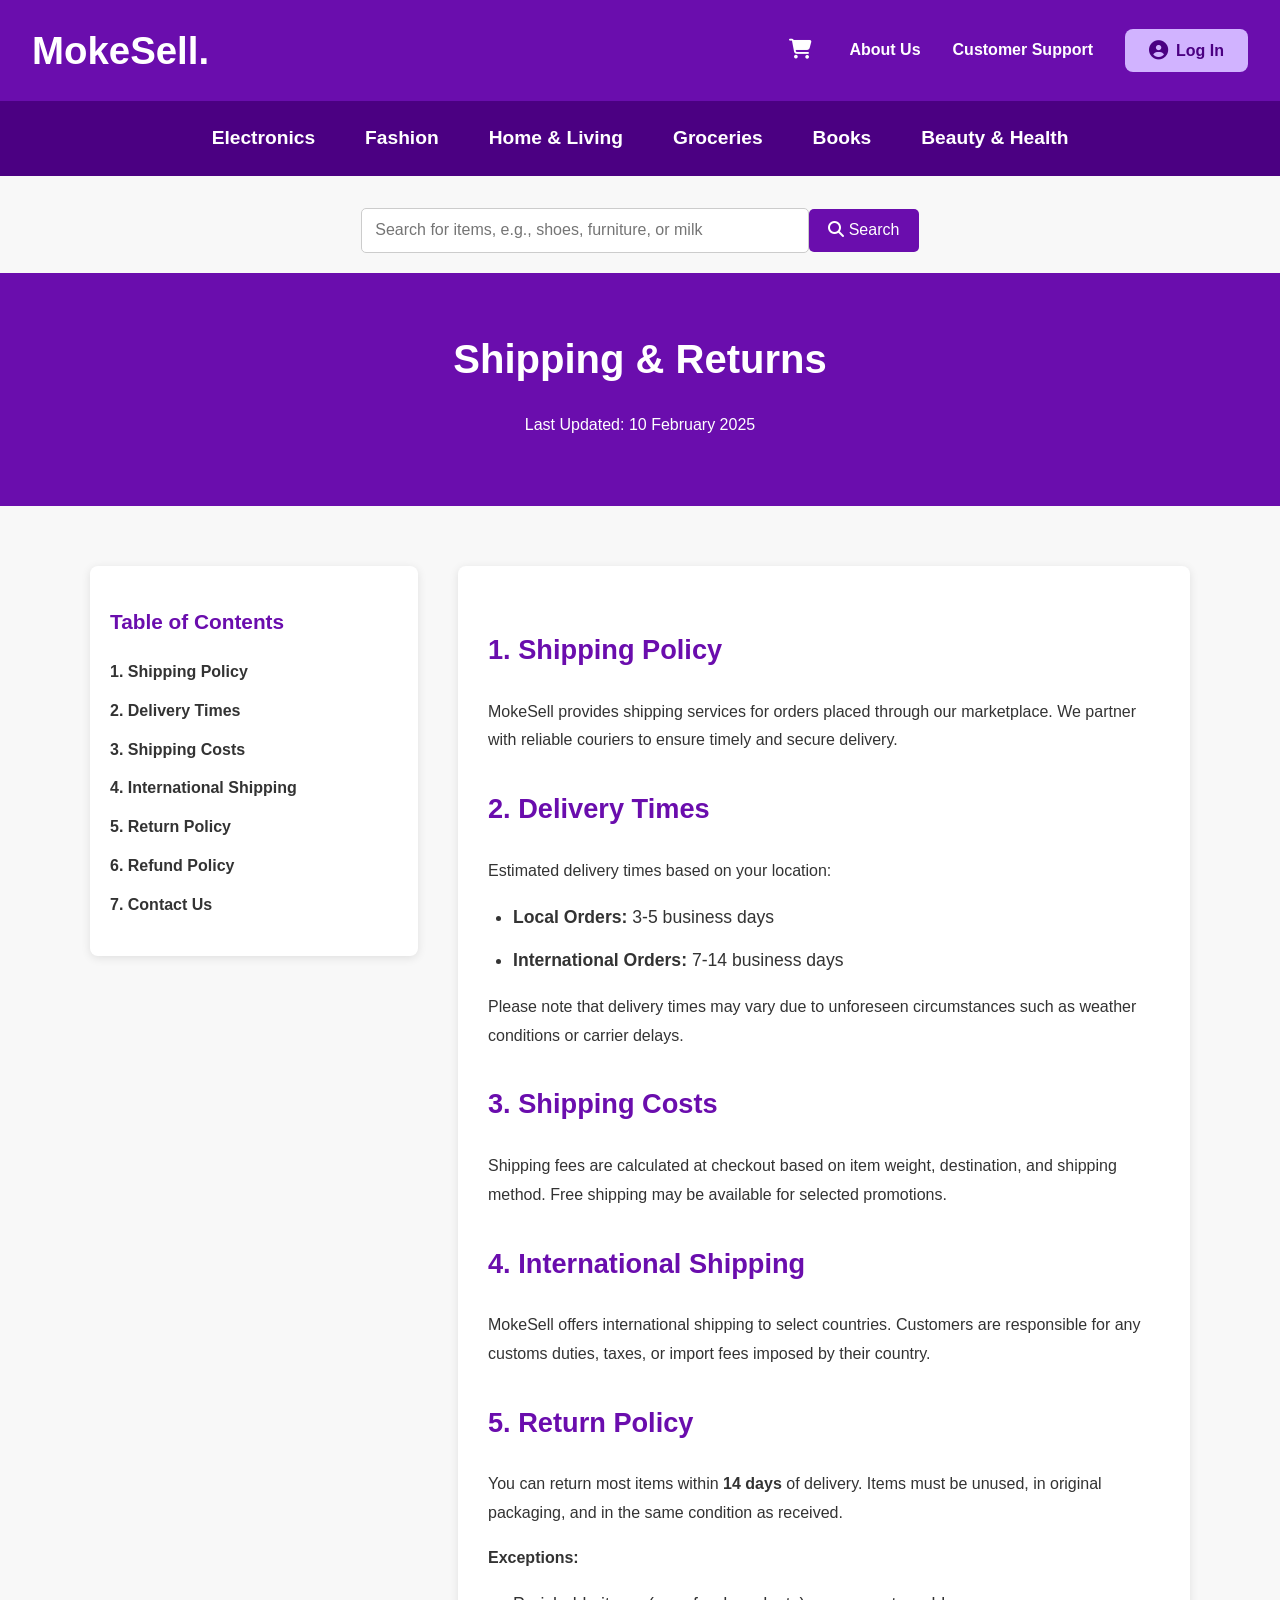
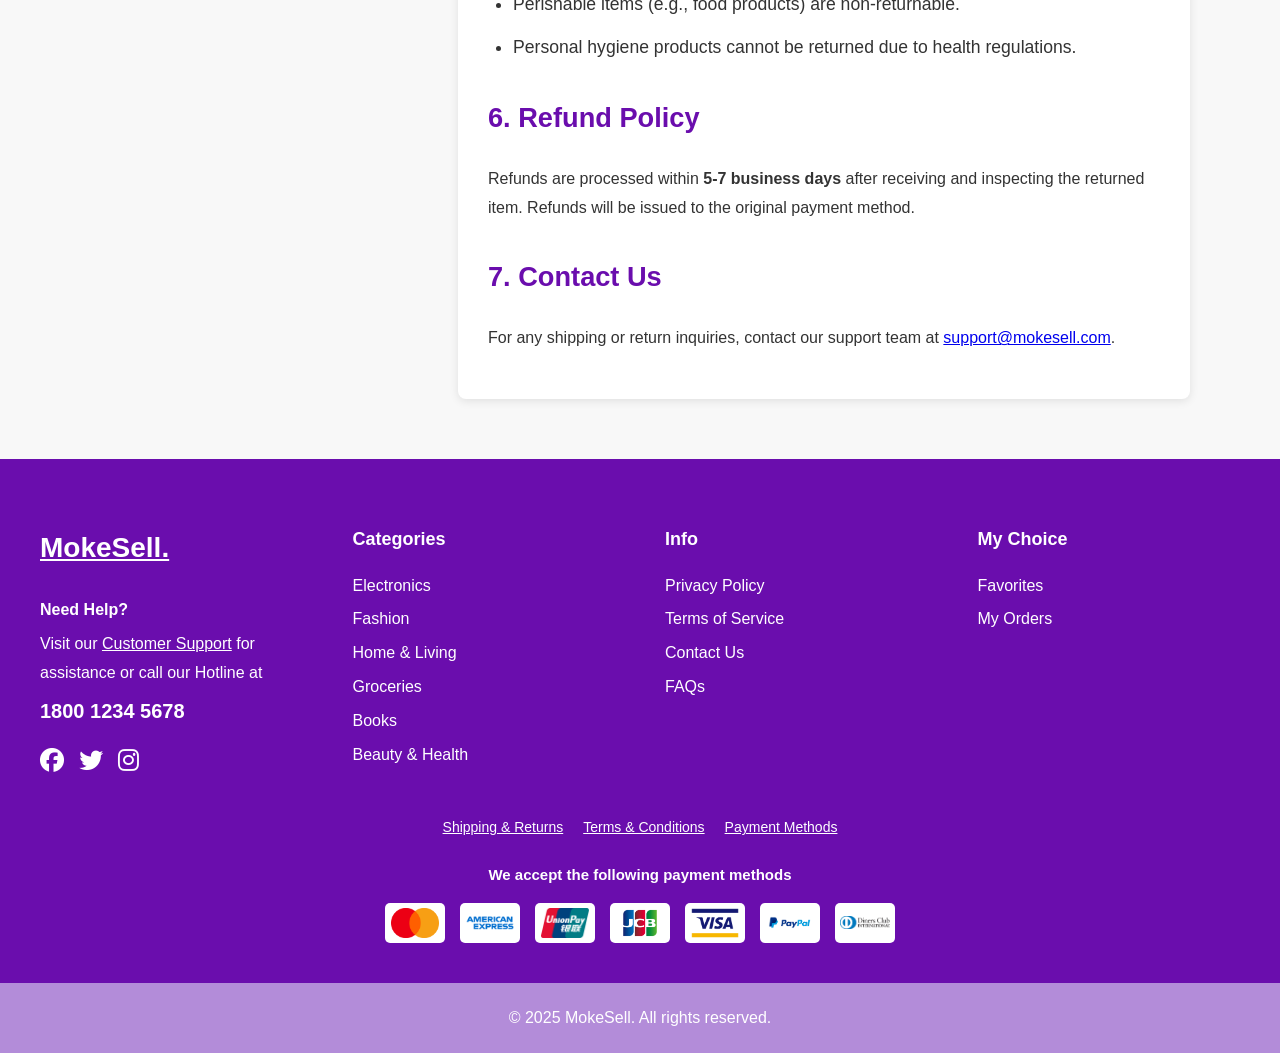
<file: shipping-returns/shipping-returns.html>
<!DOCTYPE html>
<html lang="en">

<head>
  <meta charset="UTF-8">
  <meta name="viewport" content="width=device-width, initial-scale=1.0">
  <title>Terms of Service - MokeSell</title>

  <!-- Styles for abouthtml-->
  <link rel="stylesheet" href="../normalize.css">
  <link rel="stylesheet" href="/Codes/shipping-returns/shipping-returns.css">

  <!-- FontAwesome (needed for ExtraMarkers icons) -->
  <link rel="stylesheet" href="https://cdnjs.cloudflare.com/ajax/libs/font-awesome/6.4.2/css/all.min.css" />

</head>

<body>

  <!-- Header -->
  <header class="header">
    <div class="logo">
      <a href="/index.html">MokeSell.</a>
    </div>
    <nav class="nav">
      <a href="/Codes/cart/cart.html" class="cart-link">
        <i class="fas fa-shopping-cart"></i>
        <span id="cart-count" class="cart-count">0</span> 
      </a>
      <a href="/Codes/about/about.html">About Us</a>
      <a href="/index.html#customer-support">Customer Support</a>
      <button class="login-btn" id="login-btn" onclick="location.href='/Codes/login/login.html'">
        <i class="fas fa-user-circle"></i> Log In
      </button>
    </nav>
</header>

  <!-- Categories Navigation -->
  <nav class="categories-nav">
    <ul>
      <li class="dropdown">
        <a href="/Codes/construction/construction.html">Electronics</a>
        <ul class="dropdown-content">
          <li><a href="/Codes/construction/construction.html">Smartphones</a></li>
          <li><a href="/Codes/construction/construction.html">Laptops</a></li>
          <li><a href="/Codes/construction/construction.html">Gaming Consoles</a></li>
          <li><a href="/Codes/construction/construction.html">Headphones</a></li>
          <li><a href="/Codes/construction/construction.html">Cameras</a></li>
        </ul>
      </li>
      <li class="dropdown">
        <a href="/Codes/construction/construction.html">Fashion</a>
        <ul class="dropdown-content">
          <li><a href="/Codes/construction/construction.html">Men's Clothing</a></li>
          <li><a href="/Codes/construction/construction.html">Women's Clothing</a></li>
          <li><a href="/Codes/construction/construction.html">Shoes</a></li>
          <li><a href="/Codes/construction/construction.html">Accessories</a></li>
        </ul>
      </li>
      <li class="dropdown">
        <a href="/Codes/construction/construction.html">Home & Living</a>
        <ul class="dropdown-content">
          <li><a href="/Codes/construction/construction.html">Furniture</a></li>
          <li><a href="/Codes/construction/construction.html">Home Decor</a></li>
          <li><a href="/Codes/construction/construction.html">Kitchen Appliances</a></li>
        </ul>
      </li>
      <li class="dropdown"><a href="/Codes/groceries/groceries.html">Groceries</a>
        <ul class="dropdown-content">
          <li><a href="/Codes/construction/construction.html">Fruits & Vegetables</a></li>
          <li><a href="/Codes/construction/construction.html">Dairy Products</a></li>
          <li><a href="/Codes/construction/construction.html">Snacks & Confectionery</a></li>
        </ul>
      </li>
      <li class="dropdown"><a href="/Codes/construction/construction.html">Books</a>
        <ul class="dropdown-content">
          <li><a href="/Codes/construction/construction.html">Fiction</a></li>
          <li><a href="/Codes/construction/construction.html">Non-Fiction</a></li>
          <li><a href="/Codes/construction/construction.html">Manga</a></li>
        </ul>
      </li>
      <li class="dropdown">
        <a href="/Codes/construction/construction.html">Beauty & Health</a>
        <ul class="dropdown-content">
          <li><a href="/Codes/construction/construction.html">Skincare</a></li>
          <li><a href="/Codes/construction/construction.html">Haircare</a></li>
          <li><a href="/Codes/construction/construction.html">Makeup</a></li>
        </ul>
      </li>
    </ul>
  </nav>


  <!-- Search Bar -->
  <div class="search-bar">
    <input type="text" id="search-input" placeholder="Search for items, e.g., shoes, furniture, or milk">
    <button id="search-btn"><i class="fas fa-search"></i> Search</button>
  </div>

  <header class="policy-header">
    <h1>Shipping & Returns</h1>
    <p>Last Updated: 10 February 2025</p>
</header>

<section class="policy-container">
    <nav class="toc">
        <h2>Table of Contents</h2>
        <ul>
            <li><a href="#shipping-policy">1. Shipping Policy</a></li>
            <li><a href="#delivery-times">2. Delivery Times</a></li>
            <li><a href="#shipping-costs">3. Shipping Costs</a></li>
            <li><a href="#international-shipping">4. International Shipping</a></li>
            <li><a href="#return-policy">5. Return Policy</a></li>
            <li><a href="#refund-policy">6. Refund Policy</a></li>
            <li><a href="#contact">7. Contact Us</a></li>
        </ul>
    </nav>

    <div class="policy-content">
        <h2 id="shipping-policy">1. Shipping Policy</h2>
        <p>
            MokeSell provides shipping services for orders placed through our marketplace. 
            We partner with reliable couriers to ensure timely and secure delivery.
        </p>

        <h2 id="delivery-times">2. Delivery Times</h2>
        <p>Estimated delivery times based on your location:</p>
        <ul>
            <li><strong>Local Orders:</strong> 3-5 business days</li>
            <li><strong>International Orders:</strong> 7-14 business days</li>
        </ul>
        <p>
            Please note that delivery times may vary due to unforeseen circumstances such as 
            weather conditions or carrier delays.
        </p>

        <h2 id="shipping-costs">3. Shipping Costs</h2>
        <p>
            Shipping fees are calculated at checkout based on item weight, destination, 
            and shipping method. Free shipping may be available for selected promotions.
        </p>

        <h2 id="international-shipping">4. International Shipping</h2>
        <p>
            MokeSell offers international shipping to select countries. Customers are responsible for any 
            customs duties, taxes, or import fees imposed by their country.
        </p>

        <h2 id="return-policy">5. Return Policy</h2>
        <p>
            You can return most items within <strong>14 days</strong> of delivery. Items must be unused, in original 
            packaging, and in the same condition as received.
        </p>
        <p><strong>Exceptions:</strong></p>
        <ul>
            <li>Perishable items (e.g., food products) are non-returnable.</li>
            <li>Personal hygiene products cannot be returned due to health regulations.</li>
        </ul>

        <h2 id="refund-policy">6. Refund Policy</h2>
        <p>
            Refunds are processed within <strong>5-7 business days</strong> after receiving and inspecting the returned item. 
            Refunds will be issued to the original payment method.
        </p>

        <h2 id="contact">7. Contact Us</h2>
        <p>
            For any shipping or return inquiries, contact our support team at  
            <a href="mailto:support@mokesell.com">support@mokesell.com</a>.
        </p>
    </div>
</section>

  <!-- Footer -->
<footer class="footer">
  <div class="footer-container">
    <div class="footer-top">
      <!-- Left Section: Company Info -->
      <div class="footer-left">
        <h2><a href="/index.html" class="logo-link">MokeSell.</a></h2>
        <p><strong>Need Help?</strong></p>
        <p>Visit our <a href="/Codes/customer-feedback.html">Customer Support</a> for assistance or call our Hotline at</p>
        <p class="phone-number">1800 1234 5678</p>
        
        <!-- Social Media Icons (Repositioned) -->
        <div class="footer-social">
          <a href="https://www.facebook.com/" target="_blank"><i class="fab fa-facebook"></i></a>
          <a href="https://x.com/home" target="_blank"><i class="fab fa-twitter"></i></a>
          <a href="https://www.instagram.com/" target="_blank"><i class="fab fa-instagram"></i></a>
        </div>
      </div>

<!-- Categories Column -->
<div class="footer-column">
  <h4>Categories</h4>
  <ul class="menu-list">
    <li class="dropdown"><a href="/Codes/construction/construction.html">Electronics</a>
      <ul class="submenu">
        <li><a href="/Codes/construction/construction.html">Smartphones</a></li>
        <li><a href="/Codes/construction/construction.html">Laptops</a></li>
        <li><a href="/Codes/construction/construction.html">Gaming Consoles</a></li>
        <li><a href="/Codes/construction/construction.html">Headphones</a></li>
        <li><a href="/Codes/construction/construction.html">Cameras</a></li>
      </ul>
    </li>
    <li class="dropdown"><a href="/Codes/construction/construction.html">Fashion</a>
      <ul class="submenu">
        <li><a href="/Codes/construction/construction.html">Men's Clothing</a></li>
        <li><a href="/Codes/construction/construction.html">Women's Clothing</a></li>
        <li><a href="/Codes/construction/construction.html">Shoes</a></li>
        <li><a href="/Codes/construction/construction.html">Accessories</a></li>
      </ul>
    </li>
    <li class="dropdown"><a href="/Codes/construction/construction.html">Home & Living</a>
      <ul class="submenu">
        <li><a href="/Codes/construction/construction.html">Furniture</a></li>
        <li><a href="/Codes/construction/construction.html">Home Decor</a></li>
        <li><a href="/Codes/construction/construction.html">Kitchen Appliances</a></li>
      </ul>
    </li>
    <li class="dropdown"><a href="/Codes/groceries/groceries.html">Groceries</a>
      <ul class="submenu">
        <li><a href="/Codes/construction/construction.html">Fruits & Vegetables</a></li>
        <li><a href="/Codes/construction/construction.html">Dairy Products</a></li>
        <li><a href="/Codes/construction/construction.html">Snacks & Confectionery</a></li>
      </ul>
    </li>
    <li class="dropdown"><a href="/Codes/construction/construction.html">Books</a>
      <ul class="submenu">
        <li><a href="/Codes/construction/construction.html">Fiction</a></li>
        <li><a href="/Codes/construction/construction.html">Non-Fiction</a></li>
        <li><a href="/Codes/construction/construction.html">Manga</a></li>
      </ul>
    </li>
    <li class="dropdown"><a href="/Codes/construction/construction.html">Beauty & Health</a>
      <ul class="submenu">
        <li><a href="/Codes/construction/construction.html">Skincare</a></li>
        <li><a href="/Codes/construction/construction.html">Makeup</a></li>
        <li><a href="/Codes/construction/construction.html">Haircare</a></li>
      </ul>
    </li>
  </ul>
</div>

<!-- Info Column -->
<div class="footer-column">
  <h4>Info</h4>
  <ul class="menu-list">
    <li><a href="/Codes/privacy-policy/privacy.html">Privacy Policy</a></li>
    <li><a href="/Codes/terms-of-service/terms.html">Terms of Service</a></li>
    <li><a href="/Codes/feedback/customer-feedback.html">Contact Us</a></li>
    <li><a href="/Codes/faq/faq.html">FAQs</a></li>
  </ul>
</div>

<!-- My Choice Column -->
<div class="footer-column">
  <h4>My Choice</h4>
  <ul class="menu-list">
    <li><a href="#">Favorites</a></li>
    <li><a href="#">My Orders</a></li>
  </ul>
</div>
</div>

<!-- Payment & Policies Section -->
<div class="footer-payment-section">
<div class="footer-links">
  <a href="/Codes/shipping-returns/shipping-returns.html">Shipping & Returns</a>
  <a href="/Codes/terms-of-service/terms.html">Terms & Conditions</a>
  <a href="/Codes/payment-mtd/payment-mtd.html">Payment Methods</a>
</div>

<!-- Payment Methods Section -->
<p class="payment-title">We accept the following payment methods</p>
<div class="payment-icons">
<img src="/Codes/assets/mastercard.png" alt="Mastercard">
<img src="/Codes/assets/american-express.png" alt="American Express">
<img src="/Codes/assets/unionpay.png" alt="UnionPay">
<img src="/Codes/assets/jcb.png" alt="JCB">
<img src="/Codes/assets/visa.png" alt="Visa">
<img src="/Codes/assets/paypal.png" alt="PayPal">
<img src="/Codes/assets/dinersclub.png" alt="Diners Club">
</div>

</div>

</footer>
<!-- Copyright Section (Completely Separate from Footer) -->
<div class="footer-bottom">
  <p>&copy; 2025 MokeSell. All rights reserved.</p>
</div>

<!-- Include JavaScript -->
<script src="/Codes/index.js"></script>
<script type="module" src="/Codes/cart/cart-counter.js"></script>

</body>
</html>
</file>
<file: Codes/about/about.css>
/* ABOUT US SECTION */
.about-section {
    display: flex;
    flex-direction: column;
    align-items: center;
    background-color: #f8f8f8;
    padding: 80px 10%;
    text-align: center; /* Ensures text is aligned properly */
}

/* LOGO CONTAINER - Moves the logo to the top */
.logo-container {
    width: 100%;
    display: flex;
    justify-content: center;
    align-items: center;
    margin-bottom: 40px; /* Adds space below the logo */
}

/* LOGO IMAGE */
.logo-container img {
    width: 100%;
    max-width: 180px; /* Adjust size */
    height: auto;
    object-fit: contain;
    transition: transform 0.3s ease-in-out;
}

/* Hover Effect on Logo */
.logo-container img:hover {
    transform: scale(1.05);
}

/* ABOUT US CONTAINER */
.about-container {
    display: flex;
    flex-direction: row;
    align-items: center;
    justify-content: space-between;
    max-width: 1200px;
    width: 100%;
    gap: 60px;
}

/* ABOUT US IMAGE */
.about-image img {
    width: 100%;
    max-width: 400px;
    border-radius: 15px;
    box-shadow: 0px 10px 20px rgba(0, 0, 0, 0.2);
    transition: transform 0.3s ease-in-out;
}

/* Hover Effect on Image */
.about-image img:hover {
    transform: scale(1.05);
}

/* ABOUT US TEXT CONTENT */
.about-text {
    max-width: 600px;
    text-align: left; /* Aligns text correctly */
}

/* MAIN HEADING */
.about-text h2 {
    font-size: 2.8rem;
    font-weight: 800;
    color: #6a0dad;
    margin-bottom: 25px;
}

/* SUBHEADINGS */
.about-text h3 {
    font-size: 1.7rem;
    font-weight: 700;
    color: #4b0082;
    margin-top: 25px;
}

/* PARAGRAPH TEXT */
.about-text p {
    font-size: 1.2rem;
    line-height: 1.8;
    color: #333;
}

/* BULLET POINTS */
.about-text ul {
    padding-left: 25px;
    list-style-type: disc;
}

.about-text ul li {
    font-size: 1.2rem;
    margin-bottom: 12px;
}

/* SHENG SIONG LINK STYLING */
.sheng-siong-link {
    color: #6a0dad;
    font-weight: bold;
    text-decoration: none;
    transition: color 0.3s ease-in-out;
}

.sheng-siong-link:hover {
    text-decoration: underline;
    color: #4b0082;
}

/* RESPONSIVE DESIGN */
@media (max-width: 1024px) {
    .about-container {
        flex-direction: column;
        text-align: center;
        gap: 40px;
    }

    .about-image img {
        max-width: 80%;
    }

    .about-text {
        text-align: center; /* Centers text on smaller screens */
    }
}

@media (max-width: 768px) {
    .about-section {
        padding: 60px 8%;
    }

    .about-text h2 {
        font-size: 2.4rem;
    }

    .about-text h3 {
        font-size: 1.5rem;
    }

    .about-text p, .about-text ul {
        font-size: 1.1rem;
    }

    .logo-container img {
        max-width: 150px; /* Reduce logo size on smaller screens */
    }
}
</file>
<file: Codes/checkout/checkout.css>
/* CHECKOUT CONTAINER */
.checkout-container {
    background: white;
    padding: 40px;
    border-radius: 15px;
    box-shadow: 0 8px 20px rgba(0, 0, 0, 0.1);
    max-width: 550px;
    margin: 50px auto;
    text-align: center;
    animation: fadeIn 0.5s ease-in-out;
}

/* FADE-IN ANIMATION */
@keyframes fadeIn {
    from {
        opacity: 0;
        transform: translateY(-15px);
    }
    to {
        opacity: 1;
        transform: translateY(0);
    }
}

/* CHECKOUT TITLE */
.checkout-title {
    font-size: 26px;
    color: #6a0dad;
    font-weight: bold;
    margin-bottom: 20px;
}

/* FORM LABELS */
.checkout-form label {
    display: block;
    text-align: left;
    font-weight: bold;
    margin: 12px 0 6px;
    font-size: 15px;
    color: #333;
}

/* FORM INPUTS & TEXTAREA */
.checkout-form input,
.checkout-form textarea,
.checkout-form select {
    width: 100%;
    padding: 12px;
    margin-bottom: 10px;
    border: 1px solid #ddd;
    border-radius: 8px;
    font-size: 16px;
    background: #f9f9f9;
    transition: all 0.3s;
    box-sizing: border-box;
}

/* TEXTAREA: ALLOW ONLY VERTICAL RESIZE */
.checkout-form textarea {
    resize: vertical;
    min-height: 80px;
    max-height: 200px;
}

/* INPUT FOCUS EFFECT */
.checkout-form input:focus,
.checkout-form textarea:focus,
.checkout-form select:focus {
    border-color: #6a0dad;
    box-shadow: 0 0 10px rgba(106, 13, 173, 0.2);
    outline: none;
}

/* PAYMENT ICONS */
.payment-icons {
    display: flex;
    justify-content: center;
    flex-wrap: wrap;
    gap: 14px;
    margin: 20px 0;
}

.payment-icons img {
    height: 40px;
    transition: transform 0.3s ease, filter 0.3s ease;
}

/* HOVER EFFECT FOR PAYMENT ICONS */
.payment-icons img:hover {
    transform: scale(1.1);
    filter: drop-shadow(0px 0px 5px rgba(106, 13, 173, 0.3));
}

/* PLACE ORDER BUTTON */
.place-order-btn {
    width: 100%;
    padding: 16px;
    font-size: 18px;
    font-weight: bold;
    color: white;
    background: linear-gradient(to right, #6a0dad, #8533ff);
    border: none;
    border-radius: 10px;
    cursor: pointer;
    transition: 0.3s ease-in-out;
    margin-top: 20px;
}

.place-order-btn:hover {
    background: linear-gradient(to right, #5a0ba2, #752bff);
    transform: scale(1.05);
    box-shadow: 0px 4px 12px rgba(106, 13, 173, 0.3);
}

/* LOTTIE ANIMATION */
#checkout-animation {
    width: 180px;
    margin: 0 auto 18px;
}

/* RESPONSIVE DESIGN */
@media (max-width: 600px) {
    .checkout-container {
        width: 92%;
    }

    .payment-icons img {
        height: 35px;
    }
}
</file>
<file: Codes/construction/construction.css>
/* Under Construction Section - Fully Centered */
  .construction-section {
    display: flex;
    flex-direction: column;
    justify-content: center; /* Centers vertically */
    align-items: center; /* Centers horizontally */
    text-align: center;
    background-color: #f8f8f8;
    margin-bottom: 30px;
  }
  
  /* Centering the construction box */
  .construction-container {
    background: white;
    padding: 3rem;
    border-radius: 12px;
    box-shadow: 0px 4px 10px rgba(0, 0, 0, 0.1);
    text-align: center;
    width: 70%; /* Increase width */
    max-width: 900px; /* Slightly longer */
  }
  
  /* Adjust title size */
  .construction-container h1 {
    font-size: 2.5rem;
  }
  
  /* Progress Bar - Ensure it is properly aligned */
  .progress-bar {
    width: 90%; /* Longer width */
    height: 10px;
    background-color: #ddd;
    border-radius: 5px;
    margin: 20px auto;
    position: relative;
    overflow: hidden;
  }
  
  .progress {
    width: 0%;
    height: 100%;
    background: linear-gradient(90deg, #6a0dad, #4b0082);
    animation: loading 3s infinite;
    border-radius: 5px;
  }
  
  /* Animation */
  @keyframes loading {
    0% {
      width: 0%;
    }
    100% {
      width: 100%;
    }
  }
</file>
<file: Codes/payment-mtd/payment-mtd.css>
/* HEADER */
.payment-header {
    background: #6a0dad;
    color: white;
    padding: 50px 20px;
    display: flex;
    flex-direction: column;
    justify-content: center; /* Center vertically */
    align-items: center; /* Center horizontally */
    text-align: center; /* Ensure text aligns properly */
    min-height: 180px; /* Adjust height if needed */
}

.payment-header h1 {
    margin: 0;
    font-size: 2.5rem;
}

.payment-header p {
    font-size: 1.2rem;
    margin-top: 10px;
}

/* PAYMENT CONTAINER */
.payment-container {
    display: flex;
    flex-wrap: wrap;
    justify-content: center;
    max-width: 1200px;
    margin: 40px auto;
    padding: 20px;
    gap: 20px;
}

/* PAYMENT METHOD CARDS */
.payment-method {
    background: #f8f0ff; /* Soft light purple background */
    padding: 20px;
    border-radius: 10px;
    width: 250px;
    text-align: center;
    box-shadow: 0px 4px 10px rgba(0, 0, 0, 0.1);
    transition: transform 0.3s ease-in-out, box-shadow 0.3s ease-in-out, background 0.3s ease-in-out;
    text-decoration: none; /* Remove default link underline */
    color: inherit; /* Keep default text color */
    display: block; /* Ensures full card is clickable */
}

/* LOGO (Standardized Size) */
.payment-method img {
    width: 100px; /* Standardized width */
    height: 60px; /* Standardized height */
    object-fit: contain; /* Ensures logos fit inside the dimensions without distortion */
    margin-bottom: 15px;
    transition: transform 0.3s ease-in-out; /* Smooth zoom on hover */
}

/* TEXT STYLES */
.payment-method h3 {
    font-size: 1.4rem;
    color: #4b0082;
    transition: color 0.3s ease-in-out;
}

.payment-method p {
    font-size: 1.1rem;
    color: #555;
    transition: color 0.3s ease-in-out;
}

/* HOVER EFFECT */
.payment-method:hover {
    transform: scale(1.05);
    box-shadow: 0px 6px 20px rgba(0, 0, 0, 0.2);
    background: #e8d8ff; /* Light purple instead of white */
}

.payment-method:hover h3 {
    color: #6a0dad; /* Slightly darker purple */
}

.payment-method:hover img {
    transform: scale(1.1); /* Slight zoom on hover */
}

/* RESPONSIVE DESIGN */
@media (max-width: 768px) {
    .payment-container {
        flex-direction: column;
        align-items: center;
    }

    .payment-method {
        width: 90%;
        max-width: 400px;
    }
}
</file>
<file: Codes/shipping-returns/shipping-returns.css>
/* GENERAL STYLES */
body {
    font-family: Arial, sans-serif;
    margin: 0;
    padding: 0;
    background-color: #f8f8f8;
    color: #333;
    line-height: 1.8;
}

/* HEADER */
.policy-header {
    text-align: center;
    padding: 50px 20px;
    background: #6a0dad;
    color: white;
}

.policy-header h1 {
    margin: 0;
    font-size: 2.5rem;
}

/* POLICY CONTAINER */
.policy-container {
    display: flex;
    max-width: 1100px;
    margin: 40px auto;
    padding: 20px;
    gap: 40px;
}

/* TABLE OF CONTENTS (TOC) */
.toc {
    width: 30%;
    background: white;
    padding: 20px;
    border-radius: 8px;
    box-shadow: 0 2px 10px rgba(0, 0, 0, 0.1);
    position: sticky;
    top: 20px;
    height: fit-content;
}

.toc h2 {
    font-size: 1.3rem;
    color: #6a0dad;
}

.toc ul {
    list-style: none;
    padding: 0;
}

.toc ul li {
    margin: 10px 0;
}

.toc ul li a {
    text-decoration: none;
    color: #333;
    font-weight: bold;
    transition: color 0.3s ease-in-out;
}

.toc ul li a:hover {
    color: #6a0dad;
}

/* POLICY CONTENT */
.policy-content {
    width: 70%;
    background: white;
    padding: 30px;
    border-radius: 8px;
    box-shadow: 0 2px 10px rgba(0, 0, 0, 0.1);
}

.policy-content h2 {
    font-size: 1.7rem;
    color: #6a0dad;
    margin-top: 30px;
}

/* BULLET POINTS */
.policy-content ul {
    padding-left: 25px;
    list-style-type: disc;
}

.policy-content ul li {
    font-size: 1.1rem;
    margin-bottom: 12px;
}

/* RESPONSIVE DESIGN */
@media (max-width: 1024px) {
    .policy-container {
        flex-direction: column;
        align-items: center;
    }

    .toc {
        width: 100%;
        position: static;
    }

    .policy-content {
        width: 100%;
    }
}
</file>
